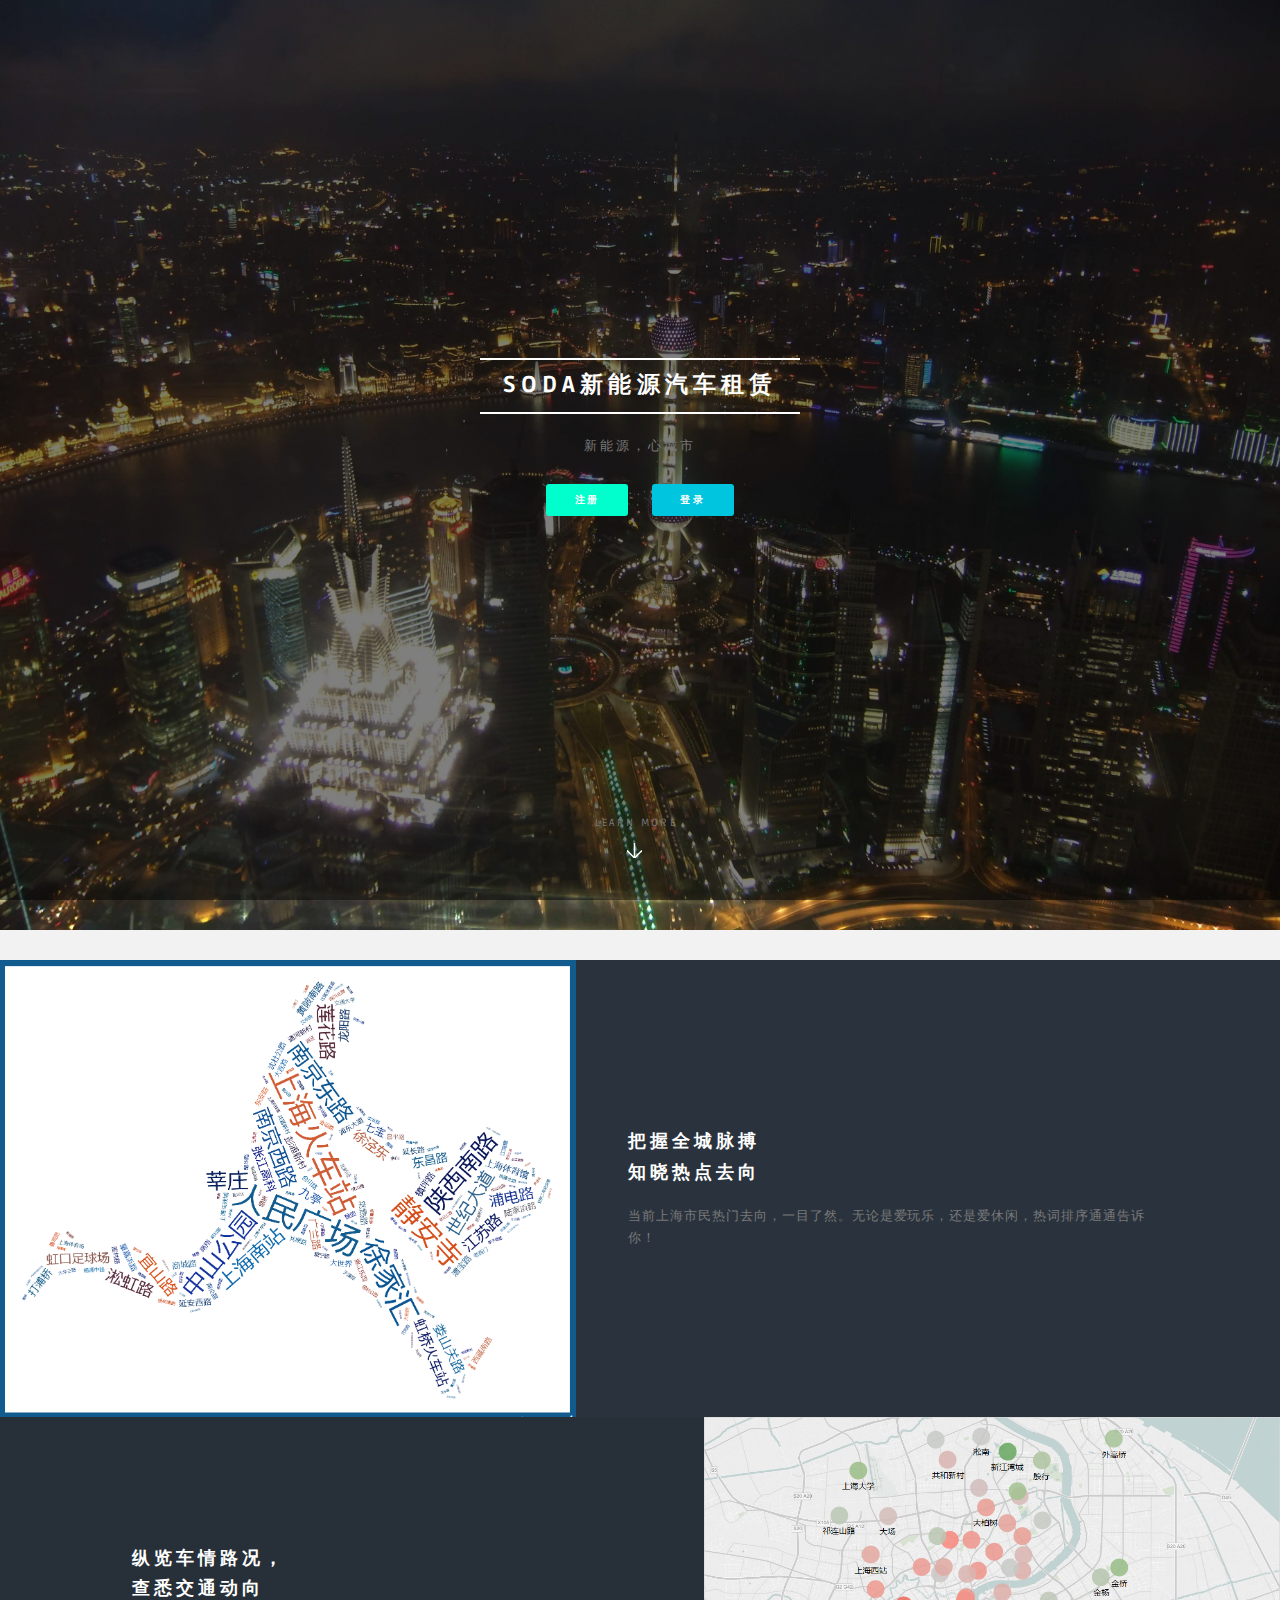
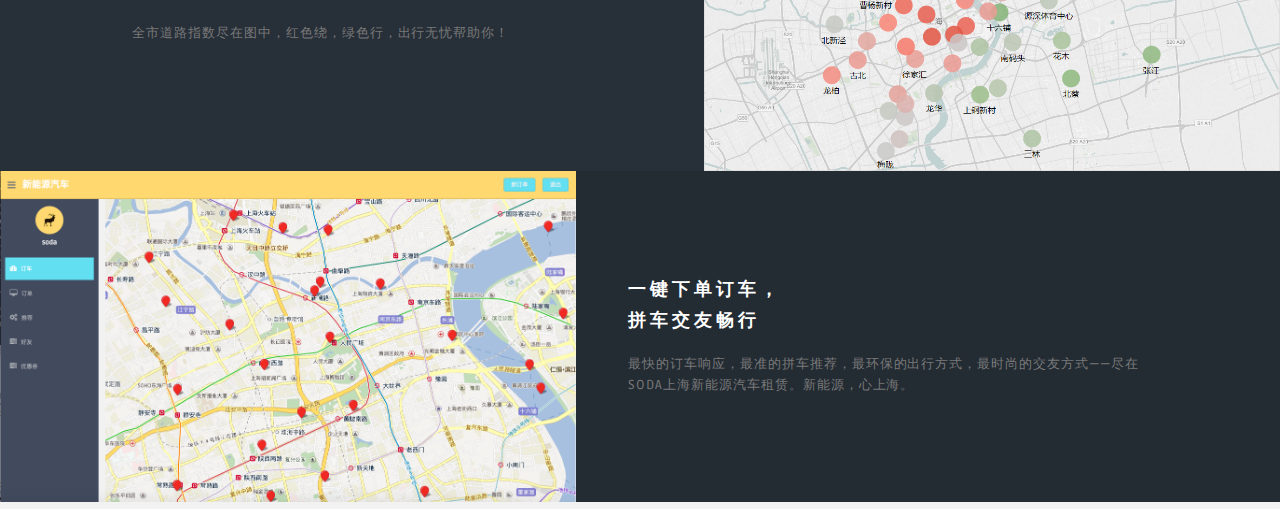
<file: templates/index.html>
<!DOCTYPE HTML>
<html>
	<head>
		<title>SODA新能源汽车租赁</title>
		<meta charset="utf-8" />
		<meta name="viewport" content="width=device-width, initial-scale=1"/>
		<!--[if lte IE 8]><script src="assets/js/ie/html5shiv.js"></script><![endif]-->
		<link rel="stylesheet" href="/static/bootstrap/css/bootstrap.css"/>
        <link rel="stylesheet" href="/static/function_assets/css/bootstrap.css"/>

		<link rel="stylesheet" href="/static/index_assets/css/main.css"/>
        <link rel="stylesheet" href="/static/function_assets/css/style.css"/>
        <link rel="stylesheet" href="/static/function_assets/css/style-responsive.css"/>

				<!--[if lte IE 8]><link rel="stylesheet" href="assets/css/ie8.css" /><![endif]-->
		<!--[if lte IE 9]><link rel="stylesheet" href="assets/css/ie9.css" /><![endif]-->
        <style>
            ::-webkit-input-placeholder {
				color: #a6e0db !important;
			}

			:-moz-placeholder {
				color: #a6e0db !important;
			}

			::-moz-placeholder {
				color: #a6e0db !important;
			}

			:-ms-input-placeholder {
				color: #a6e0db !important;
			}

        </style>
	</head>
	<body class="landing">

		<!-- Page Wrapper -->
			<div id="page-wrapper">

				<!-- Header -->
					<!--<header id="header" class="alt">-->
						<!--<h1><a href="index.html">NEW ERA CAR</a></h1>-->
						<!--<nav id="nav">-->
							<!--<ul>-->
								<!--<li class="special">-->
									<!--<a href="#menu" class="menuToggle"><span>Menu</span></a>-->
									<!--<div id="menu">-->
										<!--<ul>-->
											<!--<li><a href="index.html">Home</a></li>-->
											<!--<li><a href="generic.html">Generic</a></li>-->
											<!--<li><a href="elements.html">Elements</a></li>-->
											<!--<li><a href="#">Sign Up</a></li>-->
											<!--<li><a href="#">Log In</a></li>-->
										<!--</ul>-->
									<!--</div>-->
								<!--</li>-->
							<!--</ul>-->
						<!--</nav>-->
					<!--</header>-->

				<!-- Banner -->
					<section id="banner">
						<div class="inner">
							<h2>SODA新能源汽车租赁</h2>
							<!--<p>Another Flexible WAY FOR TRANSMISSION<br />-->
							<!--SITES PLACED STATISTICALLY<br />-->
							<!--CRAFTED BY CNC.</p>-->
							<p>新能源，心城市</p>
							<ul class="actions">
								<li><button type="button" style="background: #00ffcc" class="button special" data-toggle="modal" data-target="#mySignUp">注册</button></li>
								<li><button type="button" style="background: #00c5de" class="button special" data-toggle="modal" data-target="#mySignIn">登录</button></li>
							</ul>
						</div>
						<a href="#two" class="more scrolly">Learn More</a>
					</section>

				<!--sign up-->	
					<div class="modal fade" id="mySignUp" tabindex="-1" role="dialog" aria-labelledby="Signup_myModalLabel">
						<div id="signin-page">
                            <form class="form-login" action="/register" method="post" role="form">
                                <h2 class="form-login-heading">注册</h2>
                                <div class="login-wrap">
                                    <input style="background-color: #f9f9f9;" type="text" class="form-control" placeholder="用户名" name="username" autofocus>
                                    <br>
                                    <input style="background-color: #f9f9f9;" type="text" class="form-control" placeholder="邮箱" name="useremail">
                                    <br>
                                    <input style="background-color: #f9f9f9;" type="text" class="form-control" placeholder="驾照ID" name="drivecard">
                                    <br>
                                    <input style="background-color: #f9f9f9;" type="password" class="form-control" placeholder="密码" name="password">
                                    <br>
                                    <input style="background-color: #f9f9f9;" type="password" class="form-control" placeholder="确认密码" name="password-confirm">
                                    <br>
                                    <div class="modal-footer">
                                        <button type="button" class="btn btn-default" data-dismiss="modal">取消</button>
		            			        <button class="btn btn-primary" type="submit"><i class="fa fa-lock"></i>注册</button>
                                    </div>
                                </div>
                            </form>
						</div>
					</div>

                <!--sign in-->

                    <div class="modal fade" id="mySignIn" tabindex="-1" role="dialog" aria-labelledby="Signin_myModalLabel">
                        <div id="login-page">
							<form class="form-login" action="/login" method="post" role="form">
								<h2 class="form-login-heading">登录</h2>
								<div class="login-wrap">
		            			<input style="background-color:#f9f9f9;" type="text" class="form-control" placeholder="User Name" name="username" autofocus>
		            			<br>
                                <input style="background-color:#f9f9f9;" type="text" class="form-control" placeholder="User Email" name="useremail">
                                <br>
		            			<input style="background-color:#f9f9f9;" type="password" class="form-control" placeholder="Password" name="password">
                                <br>
                                <div class="modal-footer">
                                    <button type="button" class="btn btn-default" data-dismiss="modal">取消</button>
		            			    <button class="btn btn-primary" type="submit"><i class="fa fa-lock"></i>登录</button>
                                </div>
								<br>
		            			<div class="registration">
		                			Don't have an account yet?<br/>
		                		<a class="" href="#">
									Create an account
								</a>
		            	        </div>
                                </div>
                             </form>
                        </div>
					</div>

				<!-- One -->
					<!--<section id="one" class="wrapper style1 special">-->
						<!--<div class="inner">-->
							<!--<header class="major">-->
								<!--<h2>Arcu aliquet vel lobortis ata nisl<br />-->
								<!--eget augue amet aliquet nisl cep donec</h2>-->
								<!--<p>Aliquam ut ex ut augue consectetur interdum. Donec amet imperdiet eleifend<br />-->
								<!--fringilla tincidunt. Nullam dui leo Aenean mi ligula, rhoncus ullamcorper.</p>-->
							<!--</header>-->
							<!--<ul class="icons major">-->
								<!--<li><span class="icon fa-diamond major style1"><span class="label">Lorem</span></span></li>-->
								<!--<li><span class="icon fa-heart-o major style2"><span class="label">Ipsum</span></span></li>-->
								<!--<li><span class="icon fa-code major style3"><span class="label">Dolor</span></span></li>-->
							<!--</ul>-->
						<!--</div>-->
					<!--</section>-->

				<!-- Two -->
					<section id="two" class="wrapper alt style2">
						<section class="spotlight">
							<div class="image"><img src="/static/index_assets/images/runner.png" alt="" /></div><div class="content">
								<h2>把握全城脉搏<br />
								知晓热点去向</h2>
								<p>当前上海市民热门去向，一目了然。无论是爱玩乐，还是爱休闲，热词排序通通告诉你！</p>
							</div>
						</section>
						<section class="spotlight">
							<div class="image"><img src="/static/index_assets/images/traffic.png" alt="" /></div><div class="content">
								<h2>纵览车情路况，<br />
								查悉交通动向</h2>
								<p>全市道路指数尽在图中，红色绕，绿色行，出行无忧帮助你！</p>
							</div>
						</section>
						<section class="spotlight">
							<div class="image"><img src="/static/index_assets/images/map.png" alt="" /></div><div class="content">
								<h2>一键下单订车，<br />
								拼车交友畅行</h2>
								<p>最快的订车响应，最准的拼车推荐，最环保的出行方式，最时尚的交友方式——尽在SODA上海新能源汽车租赁。新能源，心上海。</p>
							</div>
						</section>
					</section>

				<!-- Three -->
					<!--<section id="three" class="wrapper style3 special">-->
						<!--<div class="inner">-->
							<!--<header class="major">-->
								<!--<h2>Accumsan mus tortor nunc aliquet</h2>-->
								<!--<p>Aliquam ut ex ut augue consectetur interdum. Donec amet imperdiet eleifend<br />-->
								<!--fringilla tincidunt. Nullam dui leo Aenean mi ligula, rhoncus ullamcorper.</p>-->
							<!--</header>-->
							<!--<ul class="features">-->
								<!--<li class="icon fa-paper-plane-o">-->
									<!--<h3>Arcu accumsan</h3>-->
									<!--<p>Augue consectetur sed interdum imperdiet et ipsum. Mauris lorem tincidunt nullam amet leo Aenean ligula consequat consequat.</p>-->
								<!--</li>-->
								<!--<li class="icon fa-laptop">-->
									<!--<h3>Ac Augue Eget</h3>-->
									<!--<p>Augue consectetur sed interdum imperdiet et ipsum. Mauris lorem tincidunt nullam amet leo Aenean ligula consequat consequat.</p>-->
								<!--</li>-->
								<!--<li class="icon fa-code">-->
									<!--<h3>Mus Scelerisque</h3>-->
									<!--<p>Augue consectetur sed interdum imperdiet et ipsum. Mauris lorem tincidunt nullam amet leo Aenean ligula consequat consequat.</p>-->
								<!--</li>-->
								<!--<li class="icon fa-headphones">-->
									<!--<h3>Mauris Imperdiet</h3>-->
									<!--<p>Augue consectetur sed interdum imperdiet et ipsum. Mauris lorem tincidunt nullam amet leo Aenean ligula consequat consequat.</p>-->
								<!--</li>-->
								<!--<li class="icon fa-heart-o">-->
									<!--<h3>Aenean Primis</h3>-->
									<!--<p>Augue consectetur sed interdum imperdiet et ipsum. Mauris lorem tincidunt nullam amet leo Aenean ligula consequat consequat.</p>-->
								<!--</li>-->
								<!--<li class="icon fa-flag-o">-->
									<!--<h3>Tortor Ut</h3>-->
									<!--<p>Augue consectetur sed interdum imperdiet et ipsum. Mauris lorem tincidunt nullam amet leo Aenean ligula consequat consequat.</p>-->
								<!--</li>-->
							<!--</ul>-->
						<!--</div>-->
					<!--</section>-->

				<!--&lt;!&ndash; CTA &ndash;&gt;-->
					<!--<section id="cta" class="wrapper style4">-->
						<!--<div class="inner">-->
							<!--<header>-->
								<!--<h2>Arcue ut vel commodo</h2>-->
								<!--<p>Aliquam ut ex ut augue consectetur interdum endrerit imperdiet amet eleifend fringilla.</p>-->
							<!--</header>-->
							<!--<ul class="actions vertical">-->
								<!--<li><a href="#" class="button fit special">Activate</a></li>-->
								<!--<li><a href="#" class="button fit">Learn More</a></li>-->
							<!--</ul>-->
						<!--</div>-->
					<!--</section>-->

				<!--&lt;!&ndash; Footer &ndash;&gt;-->
					<!--<footer id="footer">-->
						<!--<ul class="icons">-->
							<!--<li><a href="#" class="icon fa-twitter"><span class="label">Twitter</span></a></li>-->
							<!--<li><a href="#" class="icon fa-facebook"><span class="label">Facebook</span></a></li>-->
							<!--<li><a href="#" class="icon fa-instagram"><span class="label">Instagram</span></a></li>-->
							<!--<li><a href="#" class="icon fa-dribbble"><span class="label">Dribbble</span></a></li>-->
							<!--<li><a href="#" class="icon fa-envelope-o"><span class="label">Email</span></a></li>-->
						<!--</ul>-->
						<!--<ul class="copyright">-->
							<!--<li>&copy; Untitled</li><li>Design: <a href="http://html5up.net">HTML5 UP</a></li>-->
						<!--</ul>-->
					<!--</footer>-->

			</div>

		<!-- Scripts -->
			<script src="/static/index_assets/js/jquery.min.js"></script>
			<script src="/static/index_assets/js/jquery.scrollex.min.js"></script>
			<script src="/static/index_assets/js/jquery.scrolly.min.js"></script>
			<script src="/static/index_assets/js/skel.min.js"></script>
			<script src="/static/index_assets/js/util.js"></script>
			<!--[if lte IE 8]><script src="/static/index_assets/js/ie/respond.min.js"></script><![endif]-->
			<script src="/static/index_assets/js/main.js"></script>
			<script src="/static/bootstrap/js/bootstrap.js"></script>
	</body>
</html>
</file>
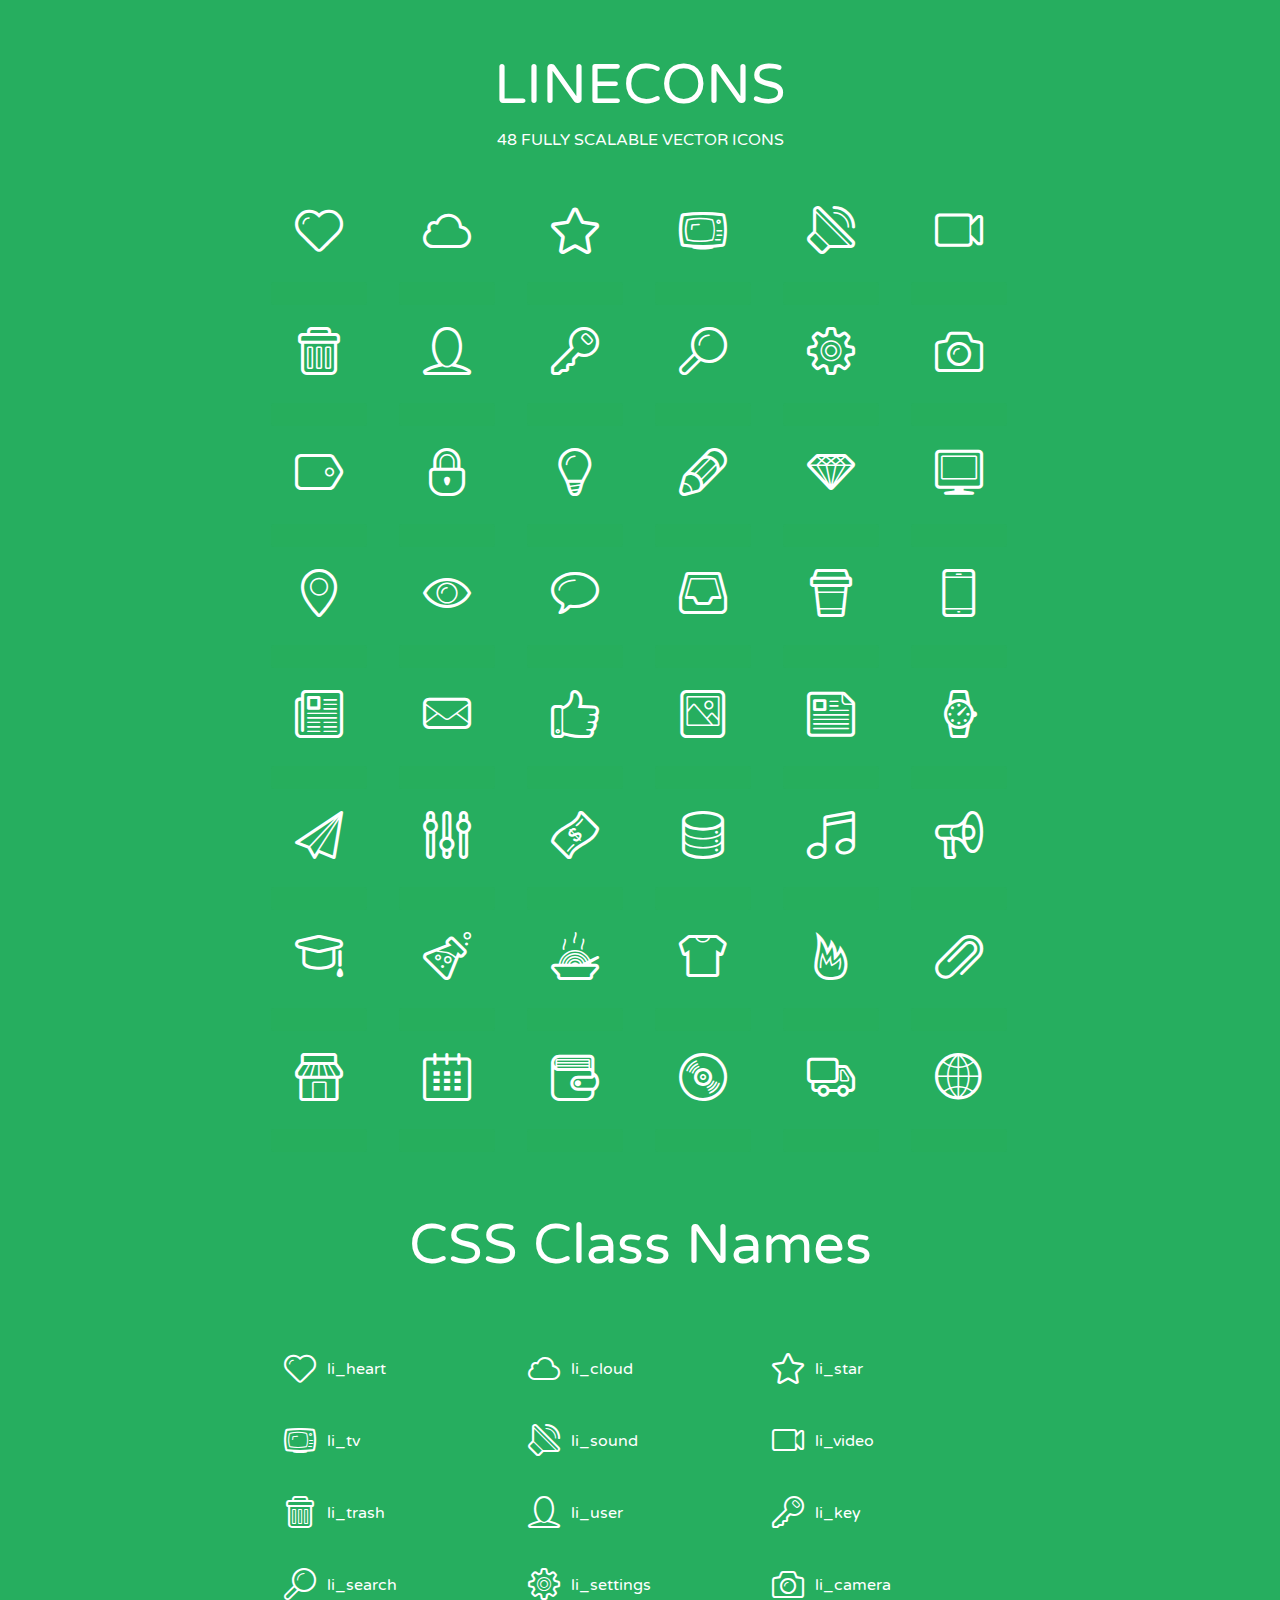
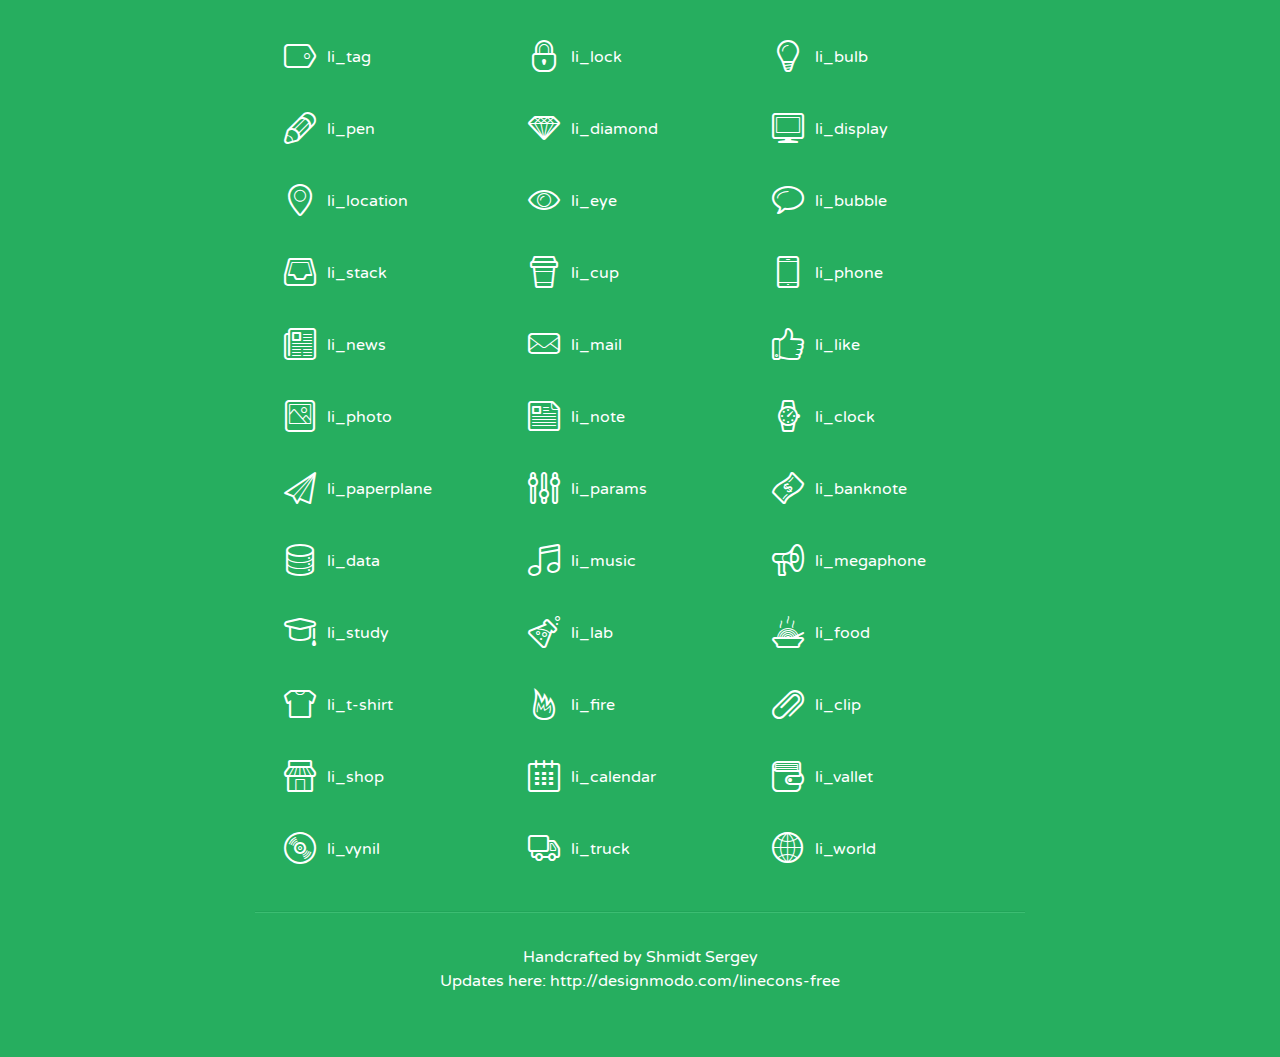
<file: static/function_assets/lineicons/index.html>
<!doctype html>
<html>
<head>
<title>LINECONS - 48 Fully Scalable Vector Icons</title>
<link rel="stylesheet" href="style.css" />
<link href='http://fonts.googleapis.com/css?family=Varela+Round' rel='stylesheet' type='text/css'>
<!--[if lte IE 7]><script src="lte-ie7.js"></script><![endif]-->

<!-- 

Thanks http://icomoon.io/app/ for amazing service!

-->


<style>
	section, header, footer {display: block;}
	body {
		font-family: 'Varela Round', sans-serif;
		color: #333333;
		line-height: 1.5;
		font-size: 16px;
		background:#26ae5f;
		color:white;
		-moz-text-shadow: 0 1px 1px rgba(0, 0, 0, 0.21);
		-webkit-text-shadow: 0 1px 1px rgba(0, 0, 0, 0.21);
	}
	* {
		-moz-box-sizing: border-box;
		-webkit-box-sizing: border-box;
		box-sizing: border-box;
		margin: 0;
		padding: 0;
	}
	.glyph {
		float: left;
		text-align: center;
		padding: .5em;
		margin: 0 .5em;
		width: 7em;
		border-radius: .375em;
		top:0;
		position:relative;
		-webkit-transition:0.2s ease-in;
		-o-transition:0.2s ease-in;
		-moz-transition:0.2s ease-in;
		-ie-transition:0.2s ease-in;
		transition:0.2s ease-in;
	}
	.glyph input {
		width: 100%;
		text-align: center;
		font-family: consolas, monospace;
		border-radius:3px;
		border:none;
		padding:4px;
		background:#26AE5C;
		color:#26AE5C;
		-webkit-transition:0.2s ease-in;
		-o-transition:0.2s ease-in;
		-moz-transition:0.2s ease-in;
		-ie-transition:0.2s ease-in;
		transition:0.2s ease-in;
	}
	.glyph:hover input {
		background:#26ae5f;
		padding:4px;
		color:#ffffff;
	}
	.glyph:hover {
		-webkit-transition: all 0.5s ease-out;
		background:#222821;
		color:#fff;
		text-shadow: none;
		-moz-text-shadow: none;
		-webkit-text-shadow: none;
		top:-5px;
		position:relative;
	}
	.glyph input, .mtm {
		margin-top: .75em;
	}
	.w-main {
		width: 770px;
		text-align:center;
	}
	.centered {
		margin-left: auto;
		margin-right: auto;
	}
	.fs1 {
		font-size: 3em;
	}
	header {
		margin: 2em 0;
		padding-bottom: .5em;
	}
	header h1 {
		font-size: 3.5em;
		font-weight: normal;
	}
	.clearfix:before, .clearfix:after { content: ""; display: table; }
	.clearfix:after, .clear { clear: both; }
	footer {
		margin: 2em 0;
		padding: 2em 0;
		border-top: 1px solid rgb(60, 189, 114);
		box-shadow: 0 -1px rgb(33, 165, 89);
	}
	a, a:visited {
		color: #ffffff; text-decoration:none;
	}
	a:hover, a:focus {color: #222821; text-decoration:none;}
	.box1 {
		display: inline-block;
		width: 14em;
		padding: .25em .5em;
		margin: .5em 1em .5em 0;
		text-align:left;
		
	}
	.box1 span { 
		font-size:2em;
		position: relative;
		top: 0.25em;
		margin-right: 0.1em;
	}
</style>
</head>
<body>
	<div class="w-main centered">
	<section class="mtm clearfix" id="glyphs">
	<header>
		<h1>LINECONS</h1>
		<p>48 FULLY SCALABLE VECTOR ICONS</p>
	</header>
	<div class="glyph">
		<div class="fs1" aria-hidden="true" data-icon="&#xe000;"></div>
		<input type="text" readonly="readonly" value="&amp;#xe000;" />
	</div>
	<div class="glyph">
		<div class="fs1" aria-hidden="true" data-icon="&#xe001;"></div>
		<input type="text" readonly="readonly" value="&amp;#xe001;" />
	</div>
	<div class="glyph">
		<div class="fs1" aria-hidden="true" data-icon="&#xe002;"></div>
		<input type="text" readonly="readonly" value="&amp;#xe002;" />
	</div>
	<div class="glyph">
		<div class="fs1" aria-hidden="true" data-icon="&#xe003;"></div>
		<input type="text" readonly="readonly" value="&amp;#xe003;" />
	</div>
	<div class="glyph">
		<div class="fs1" aria-hidden="true" data-icon="&#xe004;"></div>
		<input type="text" readonly="readonly" value="&amp;#xe004;" />
	</div>
	<div class="glyph">
		<div class="fs1" aria-hidden="true" data-icon="&#xe005;"></div>
		<input type="text" readonly="readonly" value="&amp;#xe005;" />
	</div>
	<div class="glyph">
		<div class="fs1" aria-hidden="true" data-icon="&#xe006;"></div>
		<input type="text" readonly="readonly" value="&amp;#xe006;" />
	</div>
	<div class="glyph">
		<div class="fs1" aria-hidden="true" data-icon="&#xe007;"></div>
		<input type="text" readonly="readonly" value="&amp;#xe007;" />
	</div>
	<div class="glyph">
		<div class="fs1" aria-hidden="true" data-icon="&#xe008;"></div>
		<input type="text" readonly="readonly" value="&amp;#xe008;" />
	</div>
	<div class="glyph">
		<div class="fs1" aria-hidden="true" data-icon="&#xe009;"></div>
		<input type="text" readonly="readonly" value="&amp;#xe009;" />
	</div>
	<div class="glyph">
		<div class="fs1" aria-hidden="true" data-icon="&#xe00a;"></div>
		<input type="text" readonly="readonly" value="&amp;#xe00a;" />
	</div>
	<div class="glyph">
		<div class="fs1" aria-hidden="true" data-icon="&#xe00b;"></div>
		<input type="text" readonly="readonly" value="&amp;#xe00b;" />
	</div>
	<div class="glyph">
		<div class="fs1" aria-hidden="true" data-icon="&#xe00c;"></div>
		<input type="text" readonly="readonly" value="&amp;#xe00c;" />
	</div>
	<div class="glyph">
		<div class="fs1" aria-hidden="true" data-icon="&#xe00d;"></div>
		<input type="text" readonly="readonly" value="&amp;#xe00d;" />
	</div>
	<div class="glyph">
		<div class="fs1" aria-hidden="true" data-icon="&#xe00e;"></div>
		<input type="text" readonly="readonly" value="&amp;#xe00e;" />
	</div>
	<div class="glyph">
		<div class="fs1" aria-hidden="true" data-icon="&#xe00f;"></div>
		<input type="text" readonly="readonly" value="&amp;#xe00f;" />
	</div>
	<div class="glyph">
		<div class="fs1" aria-hidden="true" data-icon="&#xe010;"></div>
		<input type="text" readonly="readonly" value="&amp;#xe010;" />
	</div>
	<div class="glyph">
		<div class="fs1" aria-hidden="true" data-icon="&#xe011;"></div>
		<input type="text" readonly="readonly" value="&amp;#xe011;" />
	</div>
	<div class="glyph">
		<div class="fs1" aria-hidden="true" data-icon="&#xe012;"></div>
		<input type="text" readonly="readonly" value="&amp;#xe012;" />
	</div>
	<div class="glyph">
		<div class="fs1" aria-hidden="true" data-icon="&#xe013;"></div>
		<input type="text" readonly="readonly" value="&amp;#xe013;" />
	</div>
	<div class="glyph">
		<div class="fs1" aria-hidden="true" data-icon="&#xe014;"></div>
		<input type="text" readonly="readonly" value="&amp;#xe014;" />
	</div>
	<div class="glyph">
		<div class="fs1" aria-hidden="true" data-icon="&#xe015;"></div>
		<input type="text" readonly="readonly" value="&amp;#xe015;" />
	</div>
	<div class="glyph">
		<div class="fs1" aria-hidden="true" data-icon="&#xe016;"></div>
		<input type="text" readonly="readonly" value="&amp;#xe016;" />
	</div>
	<div class="glyph">
		<div class="fs1" aria-hidden="true" data-icon="&#xe017;"></div>
		<input type="text" readonly="readonly" value="&amp;#xe017;" />
	</div>
	<div class="glyph">
		<div class="fs1" aria-hidden="true" data-icon="&#xe018;"></div>
		<input type="text" readonly="readonly" value="&amp;#xe018;" />
	</div>
	<div class="glyph">
		<div class="fs1" aria-hidden="true" data-icon="&#xe019;"></div>
		<input type="text" readonly="readonly" value="&amp;#xe019;" />
	</div>
	<div class="glyph">
		<div class="fs1" aria-hidden="true" data-icon="&#xe01a;"></div>
		<input type="text" readonly="readonly" value="&amp;#xe01a;" />
	</div>
	<div class="glyph">
		<div class="fs1" aria-hidden="true" data-icon="&#xe01b;"></div>
		<input type="text" readonly="readonly" value="&amp;#xe01b;" />
	</div>
	<div class="glyph">
		<div class="fs1" aria-hidden="true" data-icon="&#xe01c;"></div>
		<input type="text" readonly="readonly" value="&amp;#xe01c;" />
	</div>
	<div class="glyph">
		<div class="fs1" aria-hidden="true" data-icon="&#xe01d;"></div>
		<input type="text" readonly="readonly" value="&amp;#xe01d;" />
	</div>
	<div class="glyph">
		<div class="fs1" aria-hidden="true" data-icon="&#xe01e;"></div>
		<input type="text" readonly="readonly" value="&amp;#xe01e;" />
	</div>
	<div class="glyph">
		<div class="fs1" aria-hidden="true" data-icon="&#xe01f;"></div>
		<input type="text" readonly="readonly" value="&amp;#xe01f;" />
	</div>
	<div class="glyph">
		<div class="fs1" aria-hidden="true" data-icon="&#xe020;"></div>
		<input type="text" readonly="readonly" value="&amp;#xe020;" />
	</div>
	<div class="glyph">
		<div class="fs1" aria-hidden="true" data-icon="&#xe021;"></div>
		<input type="text" readonly="readonly" value="&amp;#xe021;" />
	</div>
	<div class="glyph">
		<div class="fs1" aria-hidden="true" data-icon="&#xe022;"></div>
		<input type="text" readonly="readonly" value="&amp;#xe022;" />
	</div>
	<div class="glyph">
		<div class="fs1" aria-hidden="true" data-icon="&#xe023;"></div>
		<input type="text" readonly="readonly" value="&amp;#xe023;" />
	</div>
	<div class="glyph">
		<div class="fs1" aria-hidden="true" data-icon="&#xe024;"></div>
		<input type="text" readonly="readonly" value="&amp;#xe024;" />
	</div>
	<div class="glyph">
		<div class="fs1" aria-hidden="true" data-icon="&#xe025;"></div>
		<input type="text" readonly="readonly" value="&amp;#xe025;" />
	</div>
	<div class="glyph">
		<div class="fs1" aria-hidden="true" data-icon="&#xe026;"></div>
		<input type="text" readonly="readonly" value="&amp;#xe026;" />
	</div>
	<div class="glyph">
		<div class="fs1" aria-hidden="true" data-icon="&#xe027;"></div>
		<input type="text" readonly="readonly" value="&amp;#xe027;" />
	</div>
	<div class="glyph">
		<div class="fs1" aria-hidden="true" data-icon="&#xe028;"></div>
		<input type="text" readonly="readonly" value="&amp;#xe028;" />
	</div>
	<div class="glyph">
		<div class="fs1" aria-hidden="true" data-icon="&#xe029;"></div>
		<input type="text" readonly="readonly" value="&amp;#xe029;" />
	</div>
	<div class="glyph">
		<div class="fs1" aria-hidden="true" data-icon="&#xe02a;"></div>
		<input type="text" readonly="readonly" value="&amp;#xe02a;" />
	</div>
	<div class="glyph">
		<div class="fs1" aria-hidden="true" data-icon="&#xe02b;"></div>
		<input type="text" readonly="readonly" value="&amp;#xe02b;" />
	</div>
	<div class="glyph">
		<div class="fs1" aria-hidden="true" data-icon="&#xe02c;"></div>
		<input type="text" readonly="readonly" value="&amp;#xe02c;" />
	</div>
	<div class="glyph">
		<div class="fs1" aria-hidden="true" data-icon="&#xe02d;"></div>
		<input type="text" readonly="readonly" value="&amp;#xe02d;" />
	</div>
	<div class="glyph">
		<div class="fs1" aria-hidden="true" data-icon="&#xe02e;"></div>
		<input type="text" readonly="readonly" value="&amp;#xe02e;" />
	</div>
	<div class="glyph">
		<div class="fs1" aria-hidden="true" data-icon="&#xe02f;"></div>
		<input type="text" readonly="readonly" value="&amp;#xe02f;" />
	</div>
	</section>
	<div class="clear"></div>
	<section class="mtm clearfix" id="glyphs">
	<header>
		<h1>CSS Class Names</h1>
	</header>
	<span class="box1">
		<span aria-hidden="true" class="li_heart"></span>
		&nbsp;li_heart
	</span>
	<span class="box1">
		<span aria-hidden="true" class="li_cloud"></span>
		&nbsp;li_cloud
	</span>
	<span class="box1">
		<span aria-hidden="true" class="li_star"></span>
		&nbsp;li_star
	</span>
	<span class="box1">
		<span aria-hidden="true" class="li_tv"></span>
		&nbsp;li_tv
	</span>
	<span class="box1">
		<span aria-hidden="true" class="li_sound"></span>
		&nbsp;li_sound
	</span>
	<span class="box1">
		<span aria-hidden="true" class="li_video"></span>
		&nbsp;li_video
	</span>
	<span class="box1">
		<span aria-hidden="true" class="li_trash"></span>
		&nbsp;li_trash
	</span>
	<span class="box1">
		<span aria-hidden="true" class="li_user"></span>
		&nbsp;li_user
	</span>
	<span class="box1">
		<span aria-hidden="true" class="li_key"></span>
		&nbsp;li_key
	</span>
	<span class="box1">
		<span aria-hidden="true" class="li_search"></span>
		&nbsp;li_search
	</span>
	<span class="box1">
		<span aria-hidden="true" class="li_settings"></span>
		&nbsp;li_settings
	</span>
	<span class="box1">
		<span aria-hidden="true" class="li_camera"></span>
		&nbsp;li_camera
	</span>
	<span class="box1">
		<span aria-hidden="true" class="li_tag"></span>
		&nbsp;li_tag
	</span>
	<span class="box1">
		<span aria-hidden="true" class="li_lock"></span>
		&nbsp;li_lock
	</span>
	<span class="box1">
		<span aria-hidden="true" class="li_bulb"></span>
		&nbsp;li_bulb
	</span>
	<span class="box1">
		<span aria-hidden="true" class="li_pen"></span>
		&nbsp;li_pen
	</span>
	<span class="box1">
		<span aria-hidden="true" class="li_diamond"></span>
		&nbsp;li_diamond
	</span>
	<span class="box1">
		<span aria-hidden="true" class="li_display"></span>
		&nbsp;li_display
	</span>
	<span class="box1">
		<span aria-hidden="true" class="li_location"></span>
		&nbsp;li_location
	</span>
	<span class="box1">
		<span aria-hidden="true" class="li_eye"></span>
		&nbsp;li_eye
	</span>
	<span class="box1">
		<span aria-hidden="true" class="li_bubble"></span>
		&nbsp;li_bubble
	</span>
	<span class="box1">
		<span aria-hidden="true" class="li_stack"></span>
		&nbsp;li_stack
	</span>
	<span class="box1">
		<span aria-hidden="true" class="li_cup"></span>
		&nbsp;li_cup
	</span>
	<span class="box1">
		<span aria-hidden="true" class="li_phone"></span>
		&nbsp;li_phone
	</span>
	<span class="box1">
		<span aria-hidden="true" class="li_news"></span>
		&nbsp;li_news
	</span>
	<span class="box1">
		<span aria-hidden="true" class="li_mail"></span>
		&nbsp;li_mail
	</span>
	<span class="box1">
		<span aria-hidden="true" class="li_like"></span>
		&nbsp;li_like
	</span>
	<span class="box1">
		<span aria-hidden="true" class="li_photo"></span>
		&nbsp;li_photo
	</span>
	<span class="box1">
		<span aria-hidden="true" class="li_note"></span>
		&nbsp;li_note
	</span>
	<span class="box1">
		<span aria-hidden="true" class="li_clock"></span>
		&nbsp;li_clock
	</span>
	<span class="box1">
		<span aria-hidden="true" class="li_paperplane"></span>
		&nbsp;li_paperplane
	</span>
	<span class="box1">
		<span aria-hidden="true" class="li_params"></span>
		&nbsp;li_params
	</span>
	<span class="box1">
		<span aria-hidden="true" class="li_banknote"></span>
		&nbsp;li_banknote
	</span>
	<span class="box1">
		<span aria-hidden="true" class="li_data"></span>
		&nbsp;li_data
	</span>
	<span class="box1">
		<span aria-hidden="true" class="li_music"></span>
		&nbsp;li_music
	</span>
	<span class="box1">
		<span aria-hidden="true" class="li_megaphone"></span>
		&nbsp;li_megaphone
	</span>
	<span class="box1">
		<span aria-hidden="true" class="li_study"></span>
		&nbsp;li_study
	</span>
	<span class="box1">
		<span aria-hidden="true" class="li_lab"></span>
		&nbsp;li_lab
	</span>
	<span class="box1">
		<span aria-hidden="true" class="li_food"></span>
		&nbsp;li_food
	</span>
	<span class="box1">
		<span aria-hidden="true" class="li_t-shirt"></span>
		&nbsp;li_t-shirt
	</span>
	<span class="box1">
		<span aria-hidden="true" class="li_fire"></span>
		&nbsp;li_fire
	</span>
	<span class="box1">
		<span aria-hidden="true" class="li_clip"></span>
		&nbsp;li_clip
	</span>
	<span class="box1">
		<span aria-hidden="true" class="li_shop"></span>
		&nbsp;li_shop
	</span>
	<span class="box1">
		<span aria-hidden="true" class="li_calendar"></span>
		&nbsp;li_calendar
	</span>
	<span class="box1">
		<span aria-hidden="true" class="li_vallet"></span>
		&nbsp;li_vallet
	</span>
	<span class="box1">
		<span aria-hidden="true" class="li_vynil"></span>
		&nbsp;li_vynil
	</span>
	<span class="box1">
		<span aria-hidden="true" class="li_truck"></span>
		&nbsp;li_truck
	</span>
	<span class="box1">
		<span aria-hidden="true" class="li_world"></span>
		&nbsp;li_world
	</span>
	</section>
	<footer>
		<p>Handcrafted by <a href="http://shmidt.in">Shmidt Sergey</a></p>
		<p>Updates here: <a href="http://designmodo.com/linecons-free">http://designmodo.com/linecons-free</a></p>
	</footer>
	</div>
	<script>
	document.getElementById("glyphs").addEventListener("click", function(e) {
		var target = e.target;
		if (target.tagName === "INPUT") {
			target.select();
		}
	});
	</script>
</body>
</html>
</file>
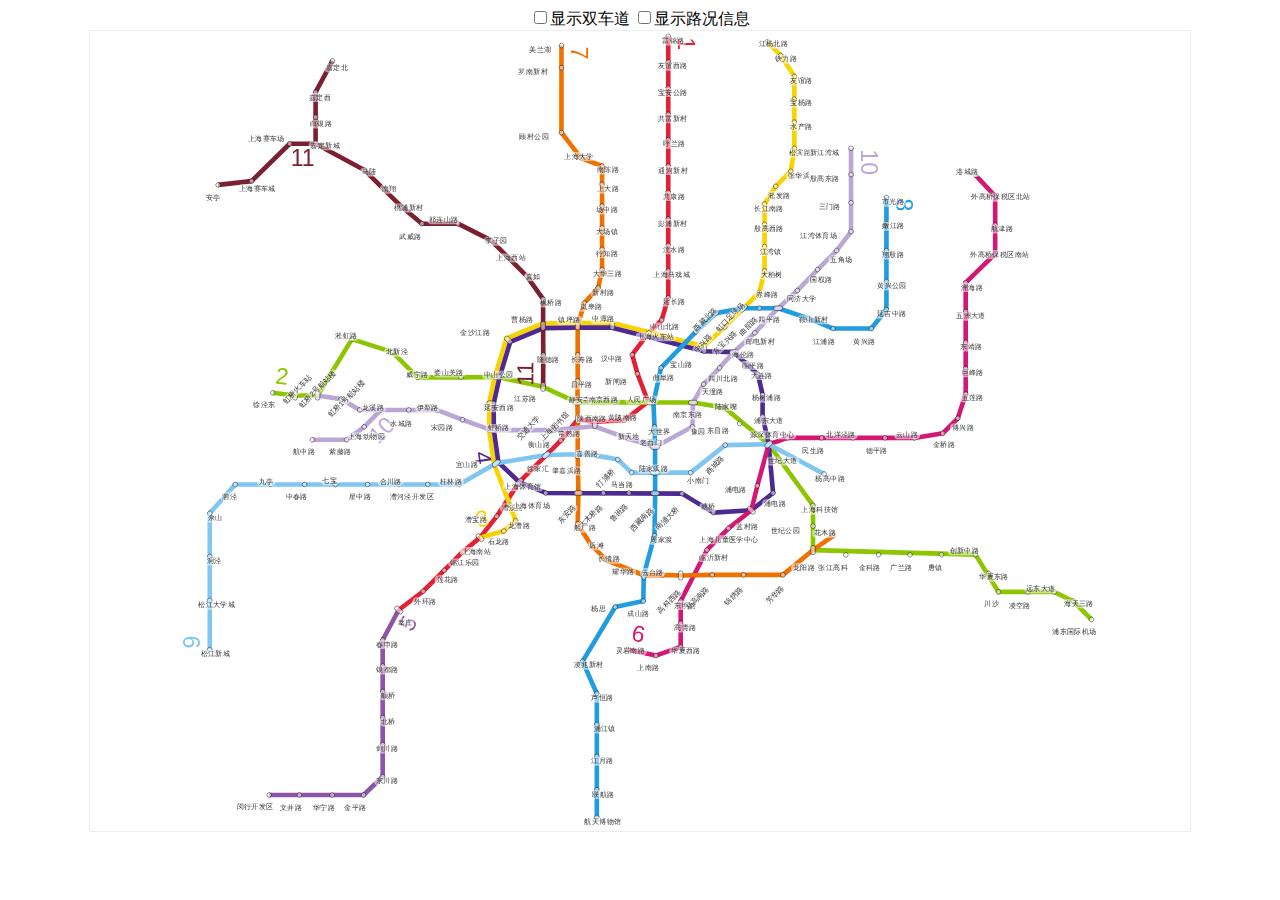
<file: static/shanghai_metro.html>
<!DOCTYPE html>
<html>
<head>
<title>Hello Qunee for HTML5</title>
<meta charset="utf-8">
<script src="/static/js/qunee-min.js"></script>
<script src="/static/js/shanghai-metro.js"></script>
</head>
<body onload="init();" style="text-align: center;">
<label><input type="checkbox" onclick="onlanechange(event)">显示双车道</label>
<label><input type="checkbox" onclick="onlayerchange(event)">显示路况信息</label>
<div style="width: 1100px; height: 800px; margin: auto; border: solid 1px #EEE; text-align: left" id="canvas"></div>
</body>
</html>
</file>
<file: static/function_assets/css/style-responsive.css>
@media (min-width: 980px) {
    /*-----*/
    .custom-bar-chart {
        margin-bottom: 40px;
    }

}

@media (min-width: 768px) and (max-width: 979px) {

    /*-----*/
    .custom-bar-chart {
        margin-bottom: 40px;
    }

    /*chat room*/


}

@media (max-width: 768px) {

    .header {
        position: absolute;
    }

    /*sidebar*/

    #sidebar {
        height: auto;
        overflow: hidden;
        position: absolute;
        width: 100%;
        z-index: 1001;
    }


    /* body container */
    #main-content {
        margin: 0px!important;
        position: none !important;
    }

    #sidebar > ul > li > a > span {
        line-height: 35px;
    }

    #sidebar > ul > li {
        margin: 0 10px 5px 10px;
    }
    #sidebar > ul > li > a {
        height:35px;
        line-height:35px;
        padding: 0 10px;
        text-align: left;
    }
    #sidebar > ul > li > a i{
        /*display: none !important;*/
    }

    #sidebar ul > li > a .arrow, #sidebar > ul > li > a .arrow.open {
        margin-right: 10px;
        margin-top: 15px;
    }

    #sidebar ul > li.active > a .arrow, #sidebar ul > li > a:hover .arrow, #sidebar ul > li > a:focus .arrow,
    #sidebar > ul > li.active > a .arrow.open, #sidebar > ul > li > a:hover .arrow.open, #sidebar > ul > li > a:focus .arrow.open{
        margin-top: 15px;
    }

    #sidebar > ul > li > a, #sidebar > ul > li > ul.sub > li {
        width: 100%;
    }
    #sidebar > ul > li > ul.sub > li > a {
        background: transparent !important ;
    }
    #sidebar > ul > li > ul.sub > li > a:hover {
        
    }


    /* sidebar */
    #sidebar {
        margin: 0px !important;
    }

    /* sidebar collabler */
    #sidebar .btn-navbar.collapsed .arrow {
        display: none;
    }

    #sidebar .btn-navbar .arrow {
        position: absolute;
        right: 35px;
        width: 0;
        height: 0;
        top:48px;
        border-bottom: 15px solid #282e36;
        border-left: 15px solid transparent;
        border-right: 15px solid transparent;
    }


    /*---------*/

    .modal-footer .btn {
        margin-bottom: 0px !important;
    }

    .btn {
        margin-bottom: 5px;
    }


    /* full calendar fix */
    .fc-header-right {
        left:25px;
        position: absolute;
    }

    .fc-header-left .fc-button {
        margin: 0px !important;
        top: -10px !important;
    }

    .fc-header-right .fc-button {
        margin: 0px !important;
        top: -50px !important;
    }

    .fc-state-active, .fc-state-active .fc-button-inner, .fc-state-hover, .fc-state-hover .fc-button-inner {
        background: none !important;
        color: #FFFFFF !important;
    }

    .fc-state-default, .fc-state-default .fc-button-inner {
        background: none !important;
    }

    .fc-button {
        border: none !important;
        margin-right: 2px;
    }

    .fc-view {
        top: 0px !important;
    }

    .fc-button .fc-button-inner {
        margin: 0px !important;
        padding: 2px !important;
        border: none !important;
        margin-right: 2px !important;
        background-color: #fafafa !important;
        background-image: -moz-linear-gradient(top, #fafafa, #efefef) !important;
        background-image: -webkit-gradient(linear, 0 0, 0 100%, from(#fafafa), to(#efefef)) !important;
        background-image: -webkit-linear-gradient(top, #fafafa, #efefef) !important;
        background-image: -o-linear-gradient(top, #fafafa, #efefef) !important;
        background-image: linear-gradient(to bottom, #fafafa, #efefef) !important;
        filter: progid:dximagetransform.microsoft.gradient(startColorstr='#fafafa', endColorstr='#efefef', GradientType=0) !important;
        -webkit-box-shadow: 0 1px 0px rgba(255, 255, 255, .8) !important;
        -moz-box-shadow: 0 1px 0px rgba(255, 255, 255, .8) !important;
        box-shadow: 0 1px 0px rgba(255, 255, 255, .8) !important;
        -webkit-border-radius: 3px !important;
        -moz-border-radius: 3px !important;
        border-radius: 3px !important;
        color: #646464 !important;
        border: 1px solid #ddd !important;
        text-shadow: 0 1px 0px rgba(255, 255, 255, .6) !important;
        text-align: center;
    }

    .fc-button.fc-state-disabled .fc-button-inner {
        color: #bcbbbb !important;
    }

    .fc-button.fc-state-active .fc-button-inner {
        background-color: #e5e4e4 !important;
        background-image: -moz-linear-gradient(top, #e5e4e4, #dddcdc) !important;
        background-image: -webkit-gradient(linear, 0 0, 0 100%, from(#e5e4e4), to(#dddcdc)) !important;
        background-image: -webkit-linear-gradient(top, #e5e4e4, #dddcdc) !important;
        background-image: -o-linear-gradient(top, #e5e4e4, #dddcdc) !important;
        background-image: linear-gradient(to bottom, #e5e4e4, #dddcdc) !important;
        filter: progid:dximagetransform.microsoft.gradient(startColorstr='#e5e4e4', endColorstr='#dddcdc', GradientType=0) !important;
    }

    .fc-content {
        margin-top: 50px;
    }

    .fc-header-title h2 {
        line-height: 40px !important;
        font-size: 12px !important;
    }

    .fc-header {
        margin-bottom:0px !important;
    }

    /*--*/

    /*.chart-position {*/
        /*margin-top: 0px;*/
    /*}*/

    .stepy-titles li {
        margin: 10px 3px;
    }

    /*-----*/
    .custom-bar-chart {
        margin-bottom: 40px;
    }

    /*menu icon plus minus*/
    .dcjq-icon {
        top: 10px;
    }
    ul.sidebar-menu li ul.sub li a {
        padding: 0;
    }

    /*---*/

    .img-responsive {
        width: 100%;
    }

}



@media (max-width: 480px) {

    .notify-row, .search, .dont-show , .inbox-head .sr-input, .inbox-head .sr-btn{
        display: none;
    }

    #top_menu .nav > li, ul.top-menu > li {
        float: right;
    }
    .hidden-phone {
        display: none !important;
    }

    .chart-position {
       margin-top: 0px;
     }

    .navbar-inverse .navbar-toggle:hover, .navbar-inverse .navbar-toggle:focus {
        background-color: #ccc;
        border-color:#ccc ;
    }

}

@media (max-width:320px) {
    .login-social-link a {
        padding: 15px 17px !important;
    }

    .notify-row, .search, .dont-show, .inbox-head .sr-input, .inbox-head .sr-btn {
        display: none;
    }

    #top_menu .nav > li, ul.top-menu > li {
        float: right;
    }

    .hidden-phone {
        display: none !important;
    }

    .chart-position {
        margin-top: 0px;
    }

    .lock-wrapper {
        margin: 10% auto;
        max-width: 310px;
    }
    .lock-input {
        width: 82%;
    }

    .cmt-form {
        display: inline-block;
        width: 75%;
    }

}
</file>
<file: static/function_assets/lineicons/style.css>
@font-face {
	font-family: 'linecons';
	src:url('fonts/linecons.eot');
}
@font-face {
	font-family: 'linecons';
	src: url([data-uri]) format('svg'),
		 url([data-uri]) format('truetype');
	font-weight: normal;
	font-style: normal;
}

/* Use the following CSS code if you want to use data attributes for inserting your icons */
[data-icon]:before {
	font-family: 'linecons';
	content: attr(data-icon);
	speak: none;
	font-weight: normal;
	line-height: 1;
	-webkit-font-smoothing: antialiased;
}

/* Use the following CSS code if you want to have a class per icon */
[class^="li_"]:before, [class*=" li_"]:before {
	font-family: 'linecons';
	font-style: normal;
	speak: none;
	font-weight: normal;
	line-height: 1;
	-webkit-font-smoothing: antialiased;
}
.li_heart:before {
	content: "\e000";
}
.li_cloud:before {
	content: "\e001";
}
.li_star:before {
	content: "\e002";
}
.li_tv:before {
	content: "\e003";
}
.li_sound:before {
	content: "\e004";
}
.li_video:before {
	content: "\e005";
}
.li_trash:before {
	content: "\e006";
}
.li_user:before {
	content: "\e007";
}
.li_key:before {
	content: "\e008";
}
.li_search:before {
	content: "\e009";
}
.li_settings:before {
	content: "\e00a";
}
.li_camera:before {
	content: "\e00b";
}
.li_tag:before {
	content: "\e00c";
}
.li_lock:before {
	content: "\e00d";
}
.li_bulb:before {
	content: "\e00e";
}
.li_pen:before {
	content: "\e00f";
}
.li_diamond:before {
	content: "\e010";
}
.li_display:before {
	content: "\e011";
}
.li_location:before {
	content: "\e012";
}
.li_eye:before {
	content: "\e013";
}
.li_bubble:before {
	content: "\e014";
}
.li_stack:before {
	content: "\e015";
}
.li_cup:before {
	content: "\e016";
}
.li_phone:before {
	content: "\e017";
}
.li_news:before {
	content: "\e018";
}
.li_mail:before {
	content: "\e019";
}
.li_like:before {
	content: "\e01a";
}
.li_photo:before {
	content: "\e01b";
}
.li_note:before {
	content: "\e01c";
}
.li_clock:before {
	content: "\e01d";
}
.li_paperplane:before {
	content: "\e01e";
}
.li_params:before {
	content: "\e01f";
}
.li_banknote:before {
	content: "\e020";
}
.li_data:before {
	content: "\e021";
}
.li_music:before {
	content: "\e022";
}
.li_megaphone:before {
	content: "\e023";
}
.li_study:before {
	content: "\e024";
}
.li_lab:before {
	content: "\e025";
}
.li_food:before {
	content: "\e026";
}
.li_t-shirt:before {
	content: "\e027";
}
.li_fire:before {
	content: "\e028";
}
.li_clip:before {
	content: "\e029";
}
.li_shop:before {
	content: "\e02a";
}
.li_calendar:before {
	content: "\e02b";
}
.li_vallet:before {
	content: "\e02c";
}
.li_vynil:before {
	content: "\e02d";
}
.li_truck:before {
	content: "\e02e";
}
.li_world:before {
	content: "\e02f";
}
</file>
<file: static/index_assets/css/main.css>
@import url(font-awesome.min.css);
@import url("http://fonts.googleapis.com/css?family=Open+Sans:400,400italic,600,600italic,800,800italic");

/*
	Spectral by HTML5 UP
	html5up.net | @n33co
	Free for personal and commercial use under the CCA 3.0 license (html5up.net/license)
*/

/* Reset */

	html, body, div, span, applet, object, iframe, h1, h2, h3, h4, h5, h6, p, blockquote, pre, a, abbr, acronym, address, big, cite, code, del, dfn, em, img, ins, kbd, q, s, samp, small, strike, strong, sub, sup, tt, var, b, u, i, center, dl, dt, dd, ol, ul, li, fieldset, form, label, legend, table, caption, tbody, tfoot, thead, tr, th, td, article, aside, canvas, details, embed, figure, figcaption, footer, header, hgroup, menu, nav, output, ruby, section, summary, time, mark, audio, video {
		margin: 0;
		padding: 0;
		border: 0;
		font-size: 100%;
		font: inherit;
		vertical-align: baseline;
	}

	article, aside, details, figcaption, figure, footer, header, hgroup, menu, nav, section {
		display: block;
	}

	body {
		line-height: 1;
	}

	ol, ul {
		list-style: none;
	}

	blockquote, q {
		quotes: none;
	}

	blockquote:before, blockquote:after, q:before, q:after {
		content: '';
		content: none;
	}

	table {
		border-collapse: collapse;
		border-spacing: 0;
	}

	body {
		-webkit-text-size-adjust: none;
	}

/* Box Model */

	*, *:before, *:after {
		-moz-box-sizing: border-box;
		-webkit-box-sizing: border-box;
		box-sizing: border-box;
	}

/* Grid */

	.row {
		border-bottom: solid 1px transparent;
		-moz-box-sizing: border-box;
		-webkit-box-sizing: border-box;
		box-sizing: border-box;
	}

	.row > * {
		float: left;
		-moz-box-sizing: border-box;
		-webkit-box-sizing: border-box;
		box-sizing: border-box;
	}

	.row:after, .row:before {
		content: '';
		display: block;
		clear: both;
		height: 0;
	}

	.row.uniform > * > :first-child {
		margin-top: 0;
	}

	.row.uniform > * > :last-child {
		margin-bottom: 0;
	}

	.row.\30 \25 > * {
		padding: 0 0 0 0em;
	}

	.row.\30 \25 {
		margin: 0 0 -1px 0em;
	}

	.row.uniform.\30 \25 > * {
		padding: 0em 0 0 0em;
	}

	.row.uniform.\30 \25 {
		margin: 0em 0 -1px 0em;
	}

	.row > * {
		padding: 0 0 0 1.5em;
	}

	.row {
		margin: 0 0 -1px -1.5em;
	}

	.row.uniform > * {
		padding: 1.5em 0 0 1.5em;
	}

	.row.uniform {
		margin: -1.5em 0 -1px -1.5em;
	}

	.row.\32 00\25 > * {
		padding: 0 0 0 3em;
	}

	.row.\32 00\25 {
		margin: 0 0 -1px -3em;
	}

	.row.uniform.\32 00\25 > * {
		padding: 3em 0 0 3em;
	}

	.row.uniform.\32 00\25 {
		margin: -3em 0 -1px -3em;
	}

	.row.\31 50\25 > * {
		padding: 0 0 0 2.25em;
	}

	.row.\31 50\25 {
		margin: 0 0 -1px -2.25em;
	}

	.row.uniform.\31 50\25 > * {
		padding: 2.25em 0 0 2.25em;
	}

	.row.uniform.\31 50\25 {
		margin: -2.25em 0 -1px -2.25em;
	}

	.row.\35 0\25 > * {
		padding: 0 0 0 0.75em;
	}

	.row.\35 0\25 {
		margin: 0 0 -1px -0.75em;
	}

	.row.uniform.\35 0\25 > * {
		padding: 0.75em 0 0 0.75em;
	}

	.row.uniform.\35 0\25 {
		margin: -0.75em 0 -1px -0.75em;
	}

	.row.\32 5\25 > * {
		padding: 0 0 0 0.375em;
	}

	.row.\32 5\25 {
		margin: 0 0 -1px -0.375em;
	}

	.row.uniform.\32 5\25 > * {
		padding: 0.375em 0 0 0.375em;
	}

	.row.uniform.\32 5\25 {
		margin: -0.375em 0 -1px -0.375em;
	}

	.\31 2u, .\31 2u\24 {
		width: 100%;
		clear: none;
		margin-left: 0;
	}

	.\31 1u, .\31 1u\24 {
		width: 91.6666666667%;
		clear: none;
		margin-left: 0;
	}

	.\31 0u, .\31 0u\24 {
		width: 83.3333333333%;
		clear: none;
		margin-left: 0;
	}

	.\39 u, .\39 u\24 {
		width: 75%;
		clear: none;
		margin-left: 0;
	}

	.\38 u, .\38 u\24 {
		width: 66.6666666667%;
		clear: none;
		margin-left: 0;
	}

	.\37 u, .\37 u\24 {
		width: 58.3333333333%;
		clear: none;
		margin-left: 0;
	}

	.\36 u, .\36 u\24 {
		width: 50%;
		clear: none;
		margin-left: 0;
	}

	.\35 u, .\35 u\24 {
		width: 41.6666666667%;
		clear: none;
		margin-left: 0;
	}

	.\34 u, .\34 u\24 {
		width: 33.3333333333%;
		clear: none;
		margin-left: 0;
	}

	.\33 u, .\33 u\24 {
		width: 25%;
		clear: none;
		margin-left: 0;
	}

	.\32 u, .\32 u\24 {
		width: 16.6666666667%;
		clear: none;
		margin-left: 0;
	}

	.\31 u, .\31 u\24 {
		width: 8.3333333333%;
		clear: none;
		margin-left: 0;
	}

	.\31 2u\24 + *,
	.\31 1u\24 + *,
	.\31 0u\24 + *,
	.\39 u\24 + *,
	.\38 u\24 + *,
	.\37 u\24 + *,
	.\36 u\24 + *,
	.\35 u\24 + *,
	.\34 u\24 + *,
	.\33 u\24 + *,
	.\32 u\24 + *,
	.\31 u\24 + * {
		clear: left;
	}

	.\-11u {
		margin-left: 91.66667%;
	}

	.\-10u {
		margin-left: 83.33333%;
	}

	.\-9u {
		margin-left: 75%;
	}

	.\-8u {
		margin-left: 66.66667%;
	}

	.\-7u {
		margin-left: 58.33333%;
	}

	.\-6u {
		margin-left: 50%;
	}

	.\-5u {
		margin-left: 41.66667%;
	}

	.\-4u {
		margin-left: 33.33333%;
	}

	.\-3u {
		margin-left: 25%;
	}

	.\-2u {
		margin-left: 16.66667%;
	}

	.\-1u {
		margin-left: 8.33333%;
	}

	@media screen and (max-width: 1680px) {

		.row > * {
			padding: 0 0 0 1.5em;
		}

		.row {
			margin: 0 0 -1px -1.5em;
		}

		.row.uniform > * {
			padding: 1.5em 0 0 1.5em;
		}

		.row.uniform {
			margin: -1.5em 0 -1px -1.5em;
		}

		.row.\32 00\25 > * {
			padding: 0 0 0 3em;
		}

		.row.\32 00\25 {
			margin: 0 0 -1px -3em;
		}

		.row.uniform.\32 00\25 > * {
			padding: 3em 0 0 3em;
		}

		.row.uniform.\32 00\25 {
			margin: -3em 0 -1px -3em;
		}

		.row.\31 50\25 > * {
			padding: 0 0 0 2.25em;
		}

		.row.\31 50\25 {
			margin: 0 0 -1px -2.25em;
		}

		.row.uniform.\31 50\25 > * {
			padding: 2.25em 0 0 2.25em;
		}

		.row.uniform.\31 50\25 {
			margin: -2.25em 0 -1px -2.25em;
		}

		.row.\35 0\25 > * {
			padding: 0 0 0 0.75em;
		}

		.row.\35 0\25 {
			margin: 0 0 -1px -0.75em;
		}

		.row.uniform.\35 0\25 > * {
			padding: 0.75em 0 0 0.75em;
		}

		.row.uniform.\35 0\25 {
			margin: -0.75em 0 -1px -0.75em;
		}

		.row.\32 5\25 > * {
			padding: 0 0 0 0.375em;
		}

		.row.\32 5\25 {
			margin: 0 0 -1px -0.375em;
		}

		.row.uniform.\32 5\25 > * {
			padding: 0.375em 0 0 0.375em;
		}

		.row.uniform.\32 5\25 {
			margin: -0.375em 0 -1px -0.375em;
		}

		.\31 2u\28xlarge\29, .\31 2u\24\28xlarge\29 {
			width: 100%;
			clear: none;
			margin-left: 0;
		}

		.\31 1u\28xlarge\29, .\31 1u\24\28xlarge\29 {
			width: 91.6666666667%;
			clear: none;
			margin-left: 0;
		}

		.\31 0u\28xlarge\29, .\31 0u\24\28xlarge\29 {
			width: 83.3333333333%;
			clear: none;
			margin-left: 0;
		}

		.\39 u\28xlarge\29, .\39 u\24\28xlarge\29 {
			width: 75%;
			clear: none;
			margin-left: 0;
		}

		.\38 u\28xlarge\29, .\38 u\24\28xlarge\29 {
			width: 66.6666666667%;
			clear: none;
			margin-left: 0;
		}

		.\37 u\28xlarge\29, .\37 u\24\28xlarge\29 {
			width: 58.3333333333%;
			clear: none;
			margin-left: 0;
		}

		.\36 u\28xlarge\29, .\36 u\24\28xlarge\29 {
			width: 50%;
			clear: none;
			margin-left: 0;
		}

		.\35 u\28xlarge\29, .\35 u\24\28xlarge\29 {
			width: 41.6666666667%;
			clear: none;
			margin-left: 0;
		}

		.\34 u\28xlarge\29, .\34 u\24\28xlarge\29 {
			width: 33.3333333333%;
			clear: none;
			margin-left: 0;
		}

		.\33 u\28xlarge\29, .\33 u\24\28xlarge\29 {
			width: 25%;
			clear: none;
			margin-left: 0;
		}

		.\32 u\28xlarge\29, .\32 u\24\28xlarge\29 {
			width: 16.6666666667%;
			clear: none;
			margin-left: 0;
		}

		.\31 u\28xlarge\29, .\31 u\24\28xlarge\29 {
			width: 8.3333333333%;
			clear: none;
			margin-left: 0;
		}

		.\31 2u\24\28xlarge\29 + *,
		.\31 1u\24\28xlarge\29 + *,
		.\31 0u\24\28xlarge\29 + *,
		.\39 u\24\28xlarge\29 + *,
		.\38 u\24\28xlarge\29 + *,
		.\37 u\24\28xlarge\29 + *,
		.\36 u\24\28xlarge\29 + *,
		.\35 u\24\28xlarge\29 + *,
		.\34 u\24\28xlarge\29 + *,
		.\33 u\24\28xlarge\29 + *,
		.\32 u\24\28xlarge\29 + *,
		.\31 u\24\28xlarge\29 + * {
			clear: left;
		}

		.\-11u\28xlarge\29 {
			margin-left: 91.66667%;
		}

		.\-10u\28xlarge\29 {
			margin-left: 83.33333%;
		}

		.\-9u\28xlarge\29 {
			margin-left: 75%;
		}

		.\-8u\28xlarge\29 {
			margin-left: 66.66667%;
		}

		.\-7u\28xlarge\29 {
			margin-left: 58.33333%;
		}

		.\-6u\28xlarge\29 {
			margin-left: 50%;
		}

		.\-5u\28xlarge\29 {
			margin-left: 41.66667%;
		}

		.\-4u\28xlarge\29 {
			margin-left: 33.33333%;
		}

		.\-3u\28xlarge\29 {
			margin-left: 25%;
		}

		.\-2u\28xlarge\29 {
			margin-left: 16.66667%;
		}

		.\-1u\28xlarge\29 {
			margin-left: 8.33333%;
		}

	}

	@media screen and (max-width: 1280px) {

		.row > * {
			padding: 0 0 0 1.5em;
		}

		.row {
			margin: 0 0 -1px -1.5em;
		}

		.row.uniform > * {
			padding: 1.5em 0 0 1.5em;
		}

		.row.uniform {
			margin: -1.5em 0 -1px -1.5em;
		}

		.row.\32 00\25 > * {
			padding: 0 0 0 3em;
		}

		.row.\32 00\25 {
			margin: 0 0 -1px -3em;
		}

		.row.uniform.\32 00\25 > * {
			padding: 3em 0 0 3em;
		}

		.row.uniform.\32 00\25 {
			margin: -3em 0 -1px -3em;
		}

		.row.\31 50\25 > * {
			padding: 0 0 0 2.25em;
		}

		.row.\31 50\25 {
			margin: 0 0 -1px -2.25em;
		}

		.row.uniform.\31 50\25 > * {
			padding: 2.25em 0 0 2.25em;
		}

		.row.uniform.\31 50\25 {
			margin: -2.25em 0 -1px -2.25em;
		}

		.row.\35 0\25 > * {
			padding: 0 0 0 0.75em;
		}

		.row.\35 0\25 {
			margin: 0 0 -1px -0.75em;
		}

		.row.uniform.\35 0\25 > * {
			padding: 0.75em 0 0 0.75em;
		}

		.row.uniform.\35 0\25 {
			margin: -0.75em 0 -1px -0.75em;
		}

		.row.\32 5\25 > * {
			padding: 0 0 0 0.375em;
		}

		.row.\32 5\25 {
			margin: 0 0 -1px -0.375em;
		}

		.row.uniform.\32 5\25 > * {
			padding: 0.375em 0 0 0.375em;
		}

		.row.uniform.\32 5\25 {
			margin: -0.375em 0 -1px -0.375em;
		}

		.\31 2u\28large\29, .\31 2u\24\28large\29 {
			width: 100%;
			clear: none;
			margin-left: 0;
		}

		.\31 1u\28large\29, .\31 1u\24\28large\29 {
			width: 91.6666666667%;
			clear: none;
			margin-left: 0;
		}

		.\31 0u\28large\29, .\31 0u\24\28large\29 {
			width: 83.3333333333%;
			clear: none;
			margin-left: 0;
		}

		.\39 u\28large\29, .\39 u\24\28large\29 {
			width: 75%;
			clear: none;
			margin-left: 0;
		}

		.\38 u\28large\29, .\38 u\24\28large\29 {
			width: 66.6666666667%;
			clear: none;
			margin-left: 0;
		}

		.\37 u\28large\29, .\37 u\24\28large\29 {
			width: 58.3333333333%;
			clear: none;
			margin-left: 0;
		}

		.\36 u\28large\29, .\36 u\24\28large\29 {
			width: 50%;
			clear: none;
			margin-left: 0;
		}

		.\35 u\28large\29, .\35 u\24\28large\29 {
			width: 41.6666666667%;
			clear: none;
			margin-left: 0;
		}

		.\34 u\28large\29, .\34 u\24\28large\29 {
			width: 33.3333333333%;
			clear: none;
			margin-left: 0;
		}

		.\33 u\28large\29, .\33 u\24\28large\29 {
			width: 25%;
			clear: none;
			margin-left: 0;
		}

		.\32 u\28large\29, .\32 u\24\28large\29 {
			width: 16.6666666667%;
			clear: none;
			margin-left: 0;
		}

		.\31 u\28large\29, .\31 u\24\28large\29 {
			width: 8.3333333333%;
			clear: none;
			margin-left: 0;
		}

		.\31 2u\24\28large\29 + *,
		.\31 1u\24\28large\29 + *,
		.\31 0u\24\28large\29 + *,
		.\39 u\24\28large\29 + *,
		.\38 u\24\28large\29 + *,
		.\37 u\24\28large\29 + *,
		.\36 u\24\28large\29 + *,
		.\35 u\24\28large\29 + *,
		.\34 u\24\28large\29 + *,
		.\33 u\24\28large\29 + *,
		.\32 u\24\28large\29 + *,
		.\31 u\24\28large\29 + * {
			clear: left;
		}

		.\-11u\28large\29 {
			margin-left: 91.66667%;
		}

		.\-10u\28large\29 {
			margin-left: 83.33333%;
		}

		.\-9u\28large\29 {
			margin-left: 75%;
		}

		.\-8u\28large\29 {
			margin-left: 66.66667%;
		}

		.\-7u\28large\29 {
			margin-left: 58.33333%;
		}

		.\-6u\28large\29 {
			margin-left: 50%;
		}

		.\-5u\28large\29 {
			margin-left: 41.66667%;
		}

		.\-4u\28large\29 {
			margin-left: 33.33333%;
		}

		.\-3u\28large\29 {
			margin-left: 25%;
		}

		.\-2u\28large\29 {
			margin-left: 16.66667%;
		}

		.\-1u\28large\29 {
			margin-left: 8.33333%;
		}

	}

	@media screen and (max-width: 980px) {

		.row > * {
			padding: 0 0 0 1.5em;
		}

		.row {
			margin: 0 0 -1px -1.5em;
		}

		.row.uniform > * {
			padding: 1.5em 0 0 1.5em;
		}

		.row.uniform {
			margin: -1.5em 0 -1px -1.5em;
		}

		.row.\32 00\25 > * {
			padding: 0 0 0 3em;
		}

		.row.\32 00\25 {
			margin: 0 0 -1px -3em;
		}

		.row.uniform.\32 00\25 > * {
			padding: 3em 0 0 3em;
		}

		.row.uniform.\32 00\25 {
			margin: -3em 0 -1px -3em;
		}

		.row.\31 50\25 > * {
			padding: 0 0 0 2.25em;
		}

		.row.\31 50\25 {
			margin: 0 0 -1px -2.25em;
		}

		.row.uniform.\31 50\25 > * {
			padding: 2.25em 0 0 2.25em;
		}

		.row.uniform.\31 50\25 {
			margin: -2.25em 0 -1px -2.25em;
		}

		.row.\35 0\25 > * {
			padding: 0 0 0 0.75em;
		}

		.row.\35 0\25 {
			margin: 0 0 -1px -0.75em;
		}

		.row.uniform.\35 0\25 > * {
			padding: 0.75em 0 0 0.75em;
		}

		.row.uniform.\35 0\25 {
			margin: -0.75em 0 -1px -0.75em;
		}

		.row.\32 5\25 > * {
			padding: 0 0 0 0.375em;
		}

		.row.\32 5\25 {
			margin: 0 0 -1px -0.375em;
		}

		.row.uniform.\32 5\25 > * {
			padding: 0.375em 0 0 0.375em;
		}

		.row.uniform.\32 5\25 {
			margin: -0.375em 0 -1px -0.375em;
		}

		.\31 2u\28medium\29, .\31 2u\24\28medium\29 {
			width: 100%;
			clear: none;
			margin-left: 0;
		}

		.\31 1u\28medium\29, .\31 1u\24\28medium\29 {
			width: 91.6666666667%;
			clear: none;
			margin-left: 0;
		}

		.\31 0u\28medium\29, .\31 0u\24\28medium\29 {
			width: 83.3333333333%;
			clear: none;
			margin-left: 0;
		}

		.\39 u\28medium\29, .\39 u\24\28medium\29 {
			width: 75%;
			clear: none;
			margin-left: 0;
		}

		.\38 u\28medium\29, .\38 u\24\28medium\29 {
			width: 66.6666666667%;
			clear: none;
			margin-left: 0;
		}

		.\37 u\28medium\29, .\37 u\24\28medium\29 {
			width: 58.3333333333%;
			clear: none;
			margin-left: 0;
		}

		.\36 u\28medium\29, .\36 u\24\28medium\29 {
			width: 50%;
			clear: none;
			margin-left: 0;
		}

		.\35 u\28medium\29, .\35 u\24\28medium\29 {
			width: 41.6666666667%;
			clear: none;
			margin-left: 0;
		}

		.\34 u\28medium\29, .\34 u\24\28medium\29 {
			width: 33.3333333333%;
			clear: none;
			margin-left: 0;
		}

		.\33 u\28medium\29, .\33 u\24\28medium\29 {
			width: 25%;
			clear: none;
			margin-left: 0;
		}

		.\32 u\28medium\29, .\32 u\24\28medium\29 {
			width: 16.6666666667%;
			clear: none;
			margin-left: 0;
		}

		.\31 u\28medium\29, .\31 u\24\28medium\29 {
			width: 8.3333333333%;
			clear: none;
			margin-left: 0;
		}

		.\31 2u\24\28medium\29 + *,
		.\31 1u\24\28medium\29 + *,
		.\31 0u\24\28medium\29 + *,
		.\39 u\24\28medium\29 + *,
		.\38 u\24\28medium\29 + *,
		.\37 u\24\28medium\29 + *,
		.\36 u\24\28medium\29 + *,
		.\35 u\24\28medium\29 + *,
		.\34 u\24\28medium\29 + *,
		.\33 u\24\28medium\29 + *,
		.\32 u\24\28medium\29 + *,
		.\31 u\24\28medium\29 + * {
			clear: left;
		}

		.\-11u\28medium\29 {
			margin-left: 91.66667%;
		}

		.\-10u\28medium\29 {
			margin-left: 83.33333%;
		}

		.\-9u\28medium\29 {
			margin-left: 75%;
		}

		.\-8u\28medium\29 {
			margin-left: 66.66667%;
		}

		.\-7u\28medium\29 {
			margin-left: 58.33333%;
		}

		.\-6u\28medium\29 {
			margin-left: 50%;
		}

		.\-5u\28medium\29 {
			margin-left: 41.66667%;
		}

		.\-4u\28medium\29 {
			margin-left: 33.33333%;
		}

		.\-3u\28medium\29 {
			margin-left: 25%;
		}

		.\-2u\28medium\29 {
			margin-left: 16.66667%;
		}

		.\-1u\28medium\29 {
			margin-left: 8.33333%;
		}

	}

	@media screen and (max-width: 736px) {

		.row > * {
			padding: 0 0 0 1.5em;
		}

		.row {
			margin: 0 0 -1px -1.5em;
		}

		.row.uniform > * {
			padding: 1.5em 0 0 1.5em;
		}

		.row.uniform {
			margin: -1.5em 0 -1px -1.5em;
		}

		.row.\32 00\25 > * {
			padding: 0 0 0 3em;
		}

		.row.\32 00\25 {
			margin: 0 0 -1px -3em;
		}

		.row.uniform.\32 00\25 > * {
			padding: 3em 0 0 3em;
		}

		.row.uniform.\32 00\25 {
			margin: -3em 0 -1px -3em;
		}

		.row.\31 50\25 > * {
			padding: 0 0 0 2.25em;
		}

		.row.\31 50\25 {
			margin: 0 0 -1px -2.25em;
		}

		.row.uniform.\31 50\25 > * {
			padding: 2.25em 0 0 2.25em;
		}

		.row.uniform.\31 50\25 {
			margin: -2.25em 0 -1px -2.25em;
		}

		.row.\35 0\25 > * {
			padding: 0 0 0 0.75em;
		}

		.row.\35 0\25 {
			margin: 0 0 -1px -0.75em;
		}

		.row.uniform.\35 0\25 > * {
			padding: 0.75em 0 0 0.75em;
		}

		.row.uniform.\35 0\25 {
			margin: -0.75em 0 -1px -0.75em;
		}

		.row.\32 5\25 > * {
			padding: 0 0 0 0.375em;
		}

		.row.\32 5\25 {
			margin: 0 0 -1px -0.375em;
		}

		.row.uniform.\32 5\25 > * {
			padding: 0.375em 0 0 0.375em;
		}

		.row.uniform.\32 5\25 {
			margin: -0.375em 0 -1px -0.375em;
		}

		.\31 2u\28small\29, .\31 2u\24\28small\29 {
			width: 100%;
			clear: none;
			margin-left: 0;
		}

		.\31 1u\28small\29, .\31 1u\24\28small\29 {
			width: 91.6666666667%;
			clear: none;
			margin-left: 0;
		}

		.\31 0u\28small\29, .\31 0u\24\28small\29 {
			width: 83.3333333333%;
			clear: none;
			margin-left: 0;
		}

		.\39 u\28small\29, .\39 u\24\28small\29 {
			width: 75%;
			clear: none;
			margin-left: 0;
		}

		.\38 u\28small\29, .\38 u\24\28small\29 {
			width: 66.6666666667%;
			clear: none;
			margin-left: 0;
		}

		.\37 u\28small\29, .\37 u\24\28small\29 {
			width: 58.3333333333%;
			clear: none;
			margin-left: 0;
		}

		.\36 u\28small\29, .\36 u\24\28small\29 {
			width: 50%;
			clear: none;
			margin-left: 0;
		}

		.\35 u\28small\29, .\35 u\24\28small\29 {
			width: 41.6666666667%;
			clear: none;
			margin-left: 0;
		}

		.\34 u\28small\29, .\34 u\24\28small\29 {
			width: 33.3333333333%;
			clear: none;
			margin-left: 0;
		}

		.\33 u\28small\29, .\33 u\24\28small\29 {
			width: 25%;
			clear: none;
			margin-left: 0;
		}

		.\32 u\28small\29, .\32 u\24\28small\29 {
			width: 16.6666666667%;
			clear: none;
			margin-left: 0;
		}

		.\31 u\28small\29, .\31 u\24\28small\29 {
			width: 8.3333333333%;
			clear: none;
			margin-left: 0;
		}

		.\31 2u\24\28small\29 + *,
		.\31 1u\24\28small\29 + *,
		.\31 0u\24\28small\29 + *,
		.\39 u\24\28small\29 + *,
		.\38 u\24\28small\29 + *,
		.\37 u\24\28small\29 + *,
		.\36 u\24\28small\29 + *,
		.\35 u\24\28small\29 + *,
		.\34 u\24\28small\29 + *,
		.\33 u\24\28small\29 + *,
		.\32 u\24\28small\29 + *,
		.\31 u\24\28small\29 + * {
			clear: left;
		}

		.\-11u\28small\29 {
			margin-left: 91.66667%;
		}

		.\-10u\28small\29 {
			margin-left: 83.33333%;
		}

		.\-9u\28small\29 {
			margin-left: 75%;
		}

		.\-8u\28small\29 {
			margin-left: 66.66667%;
		}

		.\-7u\28small\29 {
			margin-left: 58.33333%;
		}

		.\-6u\28small\29 {
			margin-left: 50%;
		}

		.\-5u\28small\29 {
			margin-left: 41.66667%;
		}

		.\-4u\28small\29 {
			margin-left: 33.33333%;
		}

		.\-3u\28small\29 {
			margin-left: 25%;
		}

		.\-2u\28small\29 {
			margin-left: 16.66667%;
		}

		.\-1u\28small\29 {
			margin-left: 8.33333%;
		}

	}

	@media screen and (max-width: 480px) {

		.row > * {
			padding: 0 0 0 1.5em;
		}

		.row {
			margin: 0 0 -1px -1.5em;
		}

		.row.uniform > * {
			padding: 1.5em 0 0 1.5em;
		}

		.row.uniform {
			margin: -1.5em 0 -1px -1.5em;
		}

		.row.\32 00\25 > * {
			padding: 0 0 0 3em;
		}

		.row.\32 00\25 {
			margin: 0 0 -1px -3em;
		}

		.row.uniform.\32 00\25 > * {
			padding: 3em 0 0 3em;
		}

		.row.uniform.\32 00\25 {
			margin: -3em 0 -1px -3em;
		}

		.row.\31 50\25 > * {
			padding: 0 0 0 2.25em;
		}

		.row.\31 50\25 {
			margin: 0 0 -1px -2.25em;
		}

		.row.uniform.\31 50\25 > * {
			padding: 2.25em 0 0 2.25em;
		}

		.row.uniform.\31 50\25 {
			margin: -2.25em 0 -1px -2.25em;
		}

		.row.\35 0\25 > * {
			padding: 0 0 0 0.75em;
		}

		.row.\35 0\25 {
			margin: 0 0 -1px -0.75em;
		}

		.row.uniform.\35 0\25 > * {
			padding: 0.75em 0 0 0.75em;
		}

		.row.uniform.\35 0\25 {
			margin: -0.75em 0 -1px -0.75em;
		}

		.row.\32 5\25 > * {
			padding: 0 0 0 0.375em;
		}

		.row.\32 5\25 {
			margin: 0 0 -1px -0.375em;
		}

		.row.uniform.\32 5\25 > * {
			padding: 0.375em 0 0 0.375em;
		}

		.row.uniform.\32 5\25 {
			margin: -0.375em 0 -1px -0.375em;
		}

		.\31 2u\28xsmall\29, .\31 2u\24\28xsmall\29 {
			width: 100%;
			clear: none;
			margin-left: 0;
		}

		.\31 1u\28xsmall\29, .\31 1u\24\28xsmall\29 {
			width: 91.6666666667%;
			clear: none;
			margin-left: 0;
		}

		.\31 0u\28xsmall\29, .\31 0u\24\28xsmall\29 {
			width: 83.3333333333%;
			clear: none;
			margin-left: 0;
		}

		.\39 u\28xsmall\29, .\39 u\24\28xsmall\29 {
			width: 75%;
			clear: none;
			margin-left: 0;
		}

		.\38 u\28xsmall\29, .\38 u\24\28xsmall\29 {
			width: 66.6666666667%;
			clear: none;
			margin-left: 0;
		}

		.\37 u\28xsmall\29, .\37 u\24\28xsmall\29 {
			width: 58.3333333333%;
			clear: none;
			margin-left: 0;
		}

		.\36 u\28xsmall\29, .\36 u\24\28xsmall\29 {
			width: 50%;
			clear: none;
			margin-left: 0;
		}

		.\35 u\28xsmall\29, .\35 u\24\28xsmall\29 {
			width: 41.6666666667%;
			clear: none;
			margin-left: 0;
		}

		.\34 u\28xsmall\29, .\34 u\24\28xsmall\29 {
			width: 33.3333333333%;
			clear: none;
			margin-left: 0;
		}

		.\33 u\28xsmall\29, .\33 u\24\28xsmall\29 {
			width: 25%;
			clear: none;
			margin-left: 0;
		}

		.\32 u\28xsmall\29, .\32 u\24\28xsmall\29 {
			width: 16.6666666667%;
			clear: none;
			margin-left: 0;
		}

		.\31 u\28xsmall\29, .\31 u\24\28xsmall\29 {
			width: 8.3333333333%;
			clear: none;
			margin-left: 0;
		}

		.\31 2u\24\28xsmall\29 + *,
		.\31 1u\24\28xsmall\29 + *,
		.\31 0u\24\28xsmall\29 + *,
		.\39 u\24\28xsmall\29 + *,
		.\38 u\24\28xsmall\29 + *,
		.\37 u\24\28xsmall\29 + *,
		.\36 u\24\28xsmall\29 + *,
		.\35 u\24\28xsmall\29 + *,
		.\34 u\24\28xsmall\29 + *,
		.\33 u\24\28xsmall\29 + *,
		.\32 u\24\28xsmall\29 + *,
		.\31 u\24\28xsmall\29 + * {
			clear: left;
		}

		.\-11u\28xsmall\29 {
			margin-left: 91.66667%;
		}

		.\-10u\28xsmall\29 {
			margin-left: 83.33333%;
		}

		.\-9u\28xsmall\29 {
			margin-left: 75%;
		}

		.\-8u\28xsmall\29 {
			margin-left: 66.66667%;
		}

		.\-7u\28xsmall\29 {
			margin-left: 58.33333%;
		}

		.\-6u\28xsmall\29 {
			margin-left: 50%;
		}

		.\-5u\28xsmall\29 {
			margin-left: 41.66667%;
		}

		.\-4u\28xsmall\29 {
			margin-left: 33.33333%;
		}

		.\-3u\28xsmall\29 {
			margin-left: 25%;
		}

		.\-2u\28xsmall\29 {
			margin-left: 16.66667%;
		}

		.\-1u\28xsmall\29 {
			margin-left: 8.33333%;
		}

	}

/* Basic */

	@-ms-viewport {
		width: device-width;
	}

	body {
		background: #2e3842;
	}

		body.is-loading *, body.is-loading *:before, body.is-loading *:after {
			-moz-animation: none !important;
			-webkit-animation: none !important;
			-ms-animation: none !important;
			animation: none !important;
			-moz-transition: none !important;
			-webkit-transition: none !important;
			-ms-transition: none !important;
			transition: none !important;
		}

	body, input, select, textarea {
		color: #fff;
		font-family: "Open Sans", Helvetica, sans-serif;
		font-size: 15pt;
		font-weight: 400;
		letter-spacing: 0.075em;
		line-height: 1.65em;
	}

		@media screen and (max-width: 1680px) {

			body, input, select, textarea {
				font-size: 13pt;
			}

		}

		@media screen and (max-width: 1280px) {

			body, input, select, textarea {
				font-size: 12pt;
			}

		}

		@media screen and (max-width: 736px) {

			body, input, select, textarea {
				font-size: 11pt;
				letter-spacing: 0.0375em;
			}

		}

	a {
		-moz-transition: color 0.2s ease, border-bottom-color 0.2s ease;
		-webkit-transition: color 0.2s ease, border-bottom-color 0.2s ease;
		-ms-transition: color 0.2s ease, border-bottom-color 0.2s ease;
		transition: color 0.2s ease, border-bottom-color 0.2s ease;
		border-bottom: dotted 1px;
		color: inherit;
		text-decoration: none;
	}

		a:hover {
			border-bottom-color: transparent;
		}

	strong, b {
		color: #fff;
		font-weight: 600;
	}

	em, i {
		font-style: italic;
	}

	p {
		margin: 0 0 2em 0;
	}

	h1, h2, h3, h4, h5, h6 {
		color: #fff;
		font-weight: 800;
		letter-spacing: 0.225em;
		line-height: 1em;
		margin: 0 0 1em 0;
		text-transform: uppercase;
	}

		h1 a, h2 a, h3 a, h4 a, h5 a, h6 a {
			color: inherit;
			text-decoration: none;
		}

	h2 {
		font-size: 1.35em;
		line-height: 1.75em;
	}

		@media screen and (max-width: 736px) {

			h2 {
				font-size: 1.1em;
				line-height: 1.65em;
			}

		}

	h3 {
		font-size: 1.15em;
		line-height: 1.75em;
	}

		@media screen and (max-width: 736px) {

			h3 {
				font-size: 1em;
				line-height: 1.65em;
			}

		}

	h4 {
		font-size: 1em;
		line-height: 1.5em;
	}

	h5 {
		font-size: 0.8em;
		line-height: 1.5em;
	}

	h6 {
		font-size: 0.7em;
		line-height: 1.5em;
	}

	sub {
		font-size: 0.8em;
		position: relative;
		top: 0.5em;
	}

	sup {
		font-size: 0.8em;
		position: relative;
		top: -0.5em;
	}

	hr {
		border: 0;
		border-bottom: solid 2px #fff;
		margin: 3em 0;
	}

		hr.major {
			margin: 4.5em 0;
		}

	blockquote {
		border-left: solid 4px #fff;
		font-style: italic;
		margin: 0 0 2em 0;
		padding: 0.5em 0 0.5em 2em;
	}

	code {
		background: rgba(144, 144, 144, 0.25);
		border-radius: 3px;
		font-family: "Courier New", monospace;
		font-size: 0.9em;
		letter-spacing: 0;
		margin: 0 0.25em;
		padding: 0.25em 0.65em;
	}

	pre {
		-webkit-overflow-scrolling: touch;
		font-family: "Courier New", monospace;
		font-size: 0.9em;
		margin: 0 0 2em 0;
	}

		pre code {
			display: block;
			line-height: 1.75em;
			padding: 1em 1.5em;
			overflow-x: auto;
		}

	.align-left {
		text-align: left;
	}

	.align-center {
		text-align: center;
	}

	.align-right {
		text-align: right;
	}

/* Section/Article */

	section.special, article.special {
		text-align: center;
	}

	header p {
		color: rgba(255, 255, 255, 0.5);
		position: relative;
		top: -0.25em;
	}

	header h3 + p {
		font-size: 1.1em;
	}

	header h4 + p,
	header h5 + p,
	header h6 + p {
		font-size: 0.9em;
	}

	header.major {
		margin: 0 0 3.5em 0;
	}

		header.major h2, header.major h3, header.major h4, header.major h5, header.major h6 {
			border-bottom: solid 2px #fff;
			display: inline-block;
			padding-bottom: 1em;
			position: relative;
		}

			header.major h2:after, header.major h3:after, header.major h4:after, header.major h5:after, header.major h6:after {
				content: '';
				display: block;
				height: 1px;
			}

		header.major p {
			color: #fff;
			top: 0;
		}

		@media screen and (max-width: 736px) {

			header.major {
				margin: 0 0 2em 0;
			}

		}

	@media screen and (max-width: 980px) {

		header br {
			display: none;
		}

	}

/* Form */

	form {
		margin: 0 0 2em 0;
	}

	label {
		color: #fff;
		display: block;
		font-size: 0.9em;
		font-weight: 600;
		margin: 0 0 1em 0;
	}

	input[type="text"],
	input[type="password"],
	input[type="email"],
	select,
	textarea {
		-moz-appearance: none;
		-webkit-appearance: none;
		-ms-appearance: none;
		appearance: none;
		background: rgba(144, 144, 144, 0.25);
		border-radius: 3px;
		border: none;
		color: inherit;
		display: block;
		outline: 0;
		padding: 0 1em;
		text-decoration: none;
		width: 100%;
	}

		input[type="text"]:invalid,
		input[type="password"]:invalid,
		input[type="email"]:invalid,
		select:invalid,
		textarea:invalid {
			box-shadow: none;
		}

		input[type="text"]:focus,
		input[type="password"]:focus,
		input[type="email"]:focus,
		select:focus,
		textarea:focus {
			box-shadow: 0 0 0 2px #21b2a6;
		}

	.select-wrapper {
		text-decoration: none;
		display: block;
		position: relative;
	}

		.select-wrapper:before {
			-moz-osx-font-smoothing: grayscale;
			-webkit-font-smoothing: antialiased;
			font-family: FontAwesome;
			font-style: normal;
			font-weight: normal;
			text-transform: none !important;
		}

		.select-wrapper:before {
			-moz-pointer-events: none;
			-webkit-pointer-events: none;
			-ms-pointer-events: none;
			pointer-events: none;
			color: #fff;
			content: '\f078';
			display: block;
			height: 2.75em;
			line-height: 2.75em;
			position: absolute;
			right: 0;
			text-align: center;
			top: 0;
			width: 2.75em;
		}

		.select-wrapper select::-ms-expand {
			display: none;
		}

	input[type="text"],
	input[type="password"],
	input[type="email"],
	select {
		height: 2.75em;
	}

	textarea {
		padding: 0.75em 1em;
	}

	input[type="checkbox"],
	input[type="radio"] {
		-moz-appearance: none;
		-webkit-appearance: none;
		-ms-appearance: none;
		appearance: none;
		display: block;
		float: left;
		margin-right: -2em;
		opacity: 0;
		width: 1em;
		z-index: -1;
	}

		input[type="checkbox"] + label,
		input[type="radio"] + label {
			text-decoration: none;
			color: #fff;
			cursor: pointer;
			display: inline-block;
			font-size: 1em;
			font-weight: 400;
			padding-left: 2.4em;
			padding-right: 0.75em;
			position: relative;
		}

			input[type="checkbox"] + label:before,
			input[type="radio"] + label:before {
				-moz-osx-font-smoothing: grayscale;
				-webkit-font-smoothing: antialiased;
				font-family: FontAwesome;
				font-style: normal;
				font-weight: normal;
				text-transform: none !important;
			}

			input[type="checkbox"] + label:before,
			input[type="radio"] + label:before {
				background: rgba(144, 144, 144, 0.25);
				border-radius: 3px;
				content: '';
				display: inline-block;
				height: 1.65em;
				left: 0;
				line-height: 1.58125em;
				position: absolute;
				text-align: center;
				top: 0;
				width: 1.65em;
			}

		input[type="checkbox"]:checked + label:before,
		input[type="radio"]:checked + label:before {
			background: #2e3842;
			color: #fff;
			content: '\f00c';
		}

		input[type="checkbox"]:focus + label:before,
		input[type="radio"]:focus + label:before {
			box-shadow: 0 0 0 2px #21b2a6;
		}

	input[type="checkbox"] + label:before {
		border-radius: 3px;
	}

	input[type="radio"] + label:before {
		border-radius: 100%;
	}

	::-webkit-input-placeholder {
		color: rgba(255, 255, 255, 0.5) !important;
		opacity: 1.0;
	}

	:-moz-placeholder {
		color: rgba(255, 255, 255, 0.5) !important;
		opacity: 1.0;
	}

	::-moz-placeholder {
		color: rgba(255, 255, 255, 0.5) !important;
		opacity: 1.0;
	}

	:-ms-input-placeholder {
		color: rgba(255, 255, 255, 0.5) !important;
		opacity: 1.0;
	}

	.formerize-placeholder {
		color: rgba(255, 255, 255, 0.5) !important;
		opacity: 1.0;
	}

/* Box */

	.box {
		border-radius: 3px;
		border: solid 2px #fff;
		margin-bottom: 2em;
		padding: 1.5em;
	}

		.box > :last-child,
		.box > :last-child > :last-child,
		.box > :last-child > :last-child > :last-child {
			margin-bottom: 0;
		}

		.box.alt {
			border: 0;
			border-radius: 0;
			padding: 0;
		}

/* Icon */

	.icon {
		text-decoration: none;
		border-bottom: none;
		position: relative;
	}

		.icon:before {
			-moz-osx-font-smoothing: grayscale;
			-webkit-font-smoothing: antialiased;
			font-family: FontAwesome;
			font-style: normal;
			font-weight: normal;
			text-transform: none !important;
		}

		.icon > .label {
			display: none;
		}

		.icon.major {
			-moz-transform: rotate(-45deg);
			-webkit-transform: rotate(-45deg);
			-ms-transform: rotate(-45deg);
			transform: rotate(-45deg);
			border-radius: 3px;
			border: solid 2px #fff;
			display: inline-block;
			font-size: 1.35em;
			height: calc(3em + 2px);
			line-height: 3em;
			text-align: center;
			width: calc(3em + 2px);
		}

			.icon.major:before {
				-moz-transform: rotate(45deg);
				-webkit-transform: rotate(45deg);
				-ms-transform: rotate(45deg);
				transform: rotate(45deg);
				display: inline-block;
				font-size: 1.5em;
			}

			@media screen and (max-width: 736px) {

				.icon.major {
					font-size: 1em;
				}

			}

		.icon.style1 {
			color: #00ffcc;
		}

		.icon.style2 {
			color: #00f0ff;
		}

		.icon.style3 {
			color: #76ddff;
		}

/* Image */

	.image {
		border-radius: 3px;
		border: 0;
		display: inline-block;
		position: relative;
	}

		.image img {
			border-radius: 3px;
			display: block;
		}

		.image.left {
			float: left;
			margin: 0 2em 2em 0;
			top: 0.25em;
		}

		.image.right {
			float: right;
			margin: 0 0 2em 2em;
			top: 0.25em;
		}

		.image.left, .image.right {
			max-width: 40%;
		}

			.image.left img, .image.right img {
				width: 100%;
			}

		.image.fit {
			display: block;
			margin: 0 0 2em 0;
			width: 100%;
		}

			.image.fit img {
				width: 100%;
			}

/* List */

	ol {
		list-style: decimal;
		margin: 0 0 2em 0;
		padding-left: 1.25em;
	}

		ol li {
			padding-left: 0.25em;
		}

	ul {
		list-style: disc;
		margin: 0 0 2em 0;
		padding-left: 1em;
	}

		ul li {
			padding-left: 0.5em;
		}

		ul.alt {
			list-style: none;
			padding-left: 0;
		}

			ul.alt li {
				border-top: solid 1px #fff;
				padding: 0.5em 0;
			}

				ul.alt li:first-child {
					border-top: 0;
					padding-top: 0;
				}

		ul.icons {
			cursor: default;
			list-style: none;
			padding-left: 0;
		}

			ul.icons li {
				display: inline-block;
				padding: 0 1em 0 0;
			}

				ul.icons li:last-child {
					padding-right: 0 !important;
				}

			ul.icons.major {
				padding: 1em 0;
			}

				ul.icons.major li {
					padding-right: 3.5em;
				}

					@media screen and (max-width: 736px) {

						ul.icons.major li {
							padding: 0 1em !important;
						}

					}

		ul.actions {
			cursor: default;
			list-style: none;
			padding-left: 0;
		}

			ul.actions li {
				display: inline-block;
				padding: 0 1.5em 0 0;
				vertical-align: middle;
			}

				ul.actions li:last-child {
					padding-right: 0;
				}

			ul.actions.small li {
				padding: 0 0.75em 0 0;
			}

			ul.actions.vertical li {
				display: block;
				padding: 1.5em 0 0 0;
			}

				ul.actions.vertical li:first-child {
					padding-top: 0;
				}

				ul.actions.vertical li > * {
					margin-bottom: 0;
				}

			ul.actions.vertical.small li {
				padding: 0.75em 0 0 0;
			}

				ul.actions.vertical.small li:first-child {
					padding-top: 0;
				}

			ul.actions.fit {
				display: table;
				margin-left: -1.5em;
				padding: 0;
				table-layout: fixed;
				width: calc(100% + 1.5em);
			}

				ul.actions.fit li {
					display: table-cell;
					padding: 0 0 0 1.5em;
				}

					ul.actions.fit li > * {
						margin-bottom: 0;
					}

				ul.actions.fit.small {
					margin-left: -0.75em;
					width: calc(100% + 0.75em);
				}

					ul.actions.fit.small li {
						padding: 0 0 0 0.75em;
					}

			@media screen and (max-width: 736px) {

				ul.actions li {
					display: block;
					padding: 1em 0 0 0;
					text-align: center;
					width: 100%;
				}

					ul.actions li:first-child {
						padding-top: 0;
					}

					ul.actions li > * {
						margin: 0 auto !important;
						max-width: 30em;
						width: 100%;
					}

						ul.actions li > *.icon:before {
							margin-left: -1em;
						}

				ul.actions.small li {
					padding: 0.5em 0 0 0;
				}

					ul.actions.small li:first-child {
						padding-top: 0;
					}

			}

	dl {
		margin: 0 0 2em 0;
	}

/* Table */

	.table-wrapper {
		-webkit-overflow-scrolling: touch;
		overflow-x: auto;
	}

	table {
		margin: 0 0 2em 0;
		width: 100%;
	}

		table tbody tr {
			border: solid 1px #fff;
			border-left: 0;
			border-right: 0;
		}

			table tbody tr:nth-child(2n + 1) {
				background-color: rgba(144, 144, 144, 0.25);
			}

		table td {
			padding: 0.75em 0.75em;
		}

		table th {
			color: #fff;
			font-size: 0.9em;
			font-weight: 600;
			padding: 0 0.75em 0.75em 0.75em;
			text-align: left;
		}

		table thead {
			border-bottom: solid 2px #fff;
		}

		table tfoot {
			border-top: solid 2px #fff;
		}

		table.alt {
			border-collapse: separate;
		}

			table.alt tbody tr td {
				border: solid 1px #fff;
				border-left-width: 0;
				border-top-width: 0;
			}

				table.alt tbody tr td:first-child {
					border-left-width: 1px;
				}

			table.alt tbody tr:first-child td {
				border-top-width: 1px;
			}

			table.alt thead {
				border-bottom: 0;
			}

			table.alt tfoot {
				border-top: 0;
			}

/* Button */

	input[type="submit"],
	input[type="reset"],
	input[type="button"],
	button,
	.button {
		-moz-appearance: none;
		-webkit-appearance: none;
		-ms-appearance: none;
		appearance: none;
		-moz-transition: background-color 0.2s ease-in-out, color 0.2s ease-in-out;
		-webkit-transition: background-color 0.2s ease-in-out, color 0.2s ease-in-out;
		-ms-transition: background-color 0.2s ease-in-out, color 0.2s ease-in-out;
		transition: background-color 0.2s ease-in-out, color 0.2s ease-in-out;
		background-color: transparent;
		border-radius: 3px;
		border: 0;
		box-shadow: inset 0 0 0 2px #fff;
		color: #fff;
		cursor: pointer;
		display: inline-block;
		font-size: 0.8em;
		font-weight: 600;
		height: 3.125em;
		letter-spacing: 0.225em;
		line-height: 3.125em;
		padding: 0 2.75em;
		text-align: center;
		text-decoration: none;
		text-transform: uppercase;
		white-space: nowrap;
		overflow: hidden;
		text-overflow: ellipsis;
	}

		input[type="submit"]:hover,
		input[type="reset"]:hover,
		input[type="button"]:hover,
		button:hover,
		.button:hover {
			background-color: rgba(144, 144, 144, 0.25);
		}

		input[type="submit"]:active,
		input[type="reset"]:active,
		input[type="button"]:active,
		button:active,
		.button:active {
			background-color: rgba(144, 144, 144, 0.5);
		}

		input[type="submit"].icon:before,
		input[type="reset"].icon:before,
		input[type="button"].icon:before,
		button.icon:before,
		.button.icon:before {
			margin-right: 0.5em;
		}

		input[type="submit"].fit,
		input[type="reset"].fit,
		input[type="button"].fit,
		button.fit,
		.button.fit {
			display: block;
			margin: 0 0 1em 0;
			width: 100%;
		}

		input[type="submit"].small,
		input[type="reset"].small,
		input[type="button"].small,
		button.small,
		.button.small {
			font-size: 0.8em;
		}

		input[type="submit"].big,
		input[type="reset"].big,
		input[type="button"].big,
		button.big,
		.button.big {
			font-size: 1.35em;
		}

		input[type="submit"].special,
		input[type="reset"].special,
		input[type="button"].special,
		button.special,
		.button.special {
			background-color: #ed4933;
			box-shadow: none !important;
			color: #ffffff !important;
		}

			input[type="submit"].special:hover,
			input[type="reset"].special:hover,
			input[type="button"].special:hover,
			button.special:hover,
			.button.special:hover {
				background-color: #ef5e4a !important;
			}

			input[type="submit"].special:active,
			input[type="reset"].special:active,
			input[type="button"].special:active,
			button.special:active,
			.button.special:active {
				background-color: #eb341c !important;
			}

		input[type="submit"].disabled, input[type="submit"]:disabled,
		input[type="reset"].disabled,
		input[type="reset"]:disabled,
		input[type="button"].disabled,
		input[type="button"]:disabled,
		button.disabled,
		button:disabled,
		.button.disabled,
		.button:disabled {
			-moz-pointer-events: none;
			-webkit-pointer-events: none;
			-ms-pointer-events: none;
			pointer-events: none;
			opacity: 0.25;
		}

		@media screen and (max-width: 736px) {

			input[type="submit"],
			input[type="reset"],
			input[type="button"],
			button,
			.button {
				height: 3.75em;
				line-height: 3.75em;
			}

		}

/* Features */

	.features {
		display: -moz-flex;
		display: -webkit-flex;
		display: -ms-flex;
		display: flex;
		-moz-flex-wrap: wrap;
		-webkit-flex-wrap: wrap;
		-ms-flex-wrap: wrap;
		flex-wrap: wrap;
		-moz-justify-content: center;
		-webkit-justify-content: center;
		-ms-justify-content: center;
		justify-content: center;
		list-style: none;
		padding: 0;
		width: 100%;
	}

		.features li {
			padding: 4em 4em 2em 6em ;
			display: block;
			position: relative;
			text-align: left;
			width: 50%;
		}

			.features li:nth-child(1) {
				background-color: rgba(0, 0, 0, 0.035);
			}

			.features li:nth-child(2) {
				background-color: rgba(0, 0, 0, 0.07);
			}

			.features li:nth-child(3) {
				background-color: rgba(0, 0, 0, 0.105);
			}

			.features li:nth-child(4) {
				background-color: rgba(0, 0, 0, 0.14);
			}

			.features li:nth-child(5) {
				background-color: rgba(0, 0, 0, 0.175);
			}

			.features li:nth-child(6) {
				background-color: rgba(0, 0, 0, 0.21);
			}

			.features li:nth-child(7) {
				background-color: rgba(0, 0, 0, 0.245);
			}

			.features li:nth-child(8) {
				background-color: rgba(0, 0, 0, 0.28);
			}

			.features li:nth-child(9) {
				background-color: rgba(0, 0, 0, 0.315);
			}

			.features li:nth-child(10) {
				background-color: rgba(0, 0, 0, 0.35);
			}

			.features li:before {
				display: block;
				color: #00ffcc;
				position: absolute;
				left: 1.75em;
				top: 2.75em;
				font-size: 1.5em;
			}

			.features li:nth-child(1) {
				border-top-left-radius: 3px;
			}

			.features li:nth-child(2) {
				border-top-right-radius: 3px;
			}

			.features li:nth-last-child(1) {
				border-bottom-right-radius: 3px;
			}

			.features li:nth-last-child(2) {
				border-bottom-left-radius: 3px;
			}

			@media screen and (max-width: 980px) {

				.features li {
					padding: 3em 2em 1em 2em ;
					text-align: center;
				}

					.features li:before {
						left: 0;
						margin: 0 0 1em 0;
						position: relative;
						top: 0;
					}

			}

			@media screen and (max-width: 736px) {

				.features li {
					padding: 3em 0 1em 0 ;
					background-color: transparent !important;
					border-top: solid 2px #fff;
					width: 100%;
				}

					.features li:first-child {
						border-top: 0;
					}

			}

/* Spotlight */

	.spotlight {
		-moz-align-items: center;
		-webkit-align-items: center;
		-ms-align-items: center;
		align-items: center;
		display: -moz-flex;
		display: -webkit-flex;
		display: -ms-flex;
		display: flex;
	}

		.spotlight .image {
			-moz-order: 1;
			-webkit-order: 1;
			-ms-order: 1;
			order: 1;
			border-radius: 0;
			width: 40%;
		}

			.spotlight .image img {
				border-radius: 0;
				width: 100%;
			}

		.spotlight .content {
			padding: 2em 4em 0.1em 4em ;
			-moz-order: 2;
			-webkit-order: 2;
			-ms-order: 2;
			order: 2;
			max-width: 48em;
			width: 60%;
		}

		.spotlight:nth-child(2n) {
			-moz-flex-direction: row-reverse;
			-webkit-flex-direction: row-reverse;
			-ms-flex-direction: row-reverse;
			flex-direction: row-reverse;
		}

		.spotlight:nth-child(1) {
			background-color: rgba(0, 0, 0, 0.075);
		}

		.spotlight:nth-child(2) {
			background-color: rgba(0, 0, 0, 0.15);
		}

		.spotlight:nth-child(3) {
			background-color: rgba(0, 0, 0, 0.225);
		}

		.spotlight:nth-child(4) {
			background-color: rgba(0, 0, 0, 0.3);
		}

		.spotlight:nth-child(5) {
			background-color: rgba(0, 0, 0, 0.375);
		}

		.spotlight:nth-child(6) {
			background-color: rgba(0, 0, 0, 0.45);
		}

		.spotlight:nth-child(7) {
			background-color: rgba(0, 0, 0, 0.525);
		}

		.spotlight:nth-child(8) {
			background-color: rgba(0, 0, 0, 0.6);
		}

		.spotlight:nth-child(9) {
			background-color: rgba(0, 0, 0, 0.675);
		}

		.spotlight:nth-child(10) {
			background-color: rgba(0, 0, 0, 0.75);
		}

		@media screen and (max-width: 1280px) {

			.spotlight .image {
				width: 45%;
			}

			.spotlight .content {
				width: 55%;
			}

		}

		@media screen and (max-width: 980px) {

			.spotlight {
				display: block;
			}

				.spotlight br {
					display: none;
				}

				.spotlight .image {
					width: 100%;
				}

				.spotlight .content {
					padding: 4em 3em 2em 3em ;
					max-width: none;
					text-align: center;
					width: 100%;
				}

		}

		@media screen and (max-width: 736px) {

			.spotlight .content {
				padding: 3em 2em 1em 2em ;
			}

		}

/* Wrapper */

	.wrapper {
		padding: 6em 0 4em 0 ;
	}

		.wrapper > .inner {
			width: 60em;
			margin: 0 auto;
		}

			@media screen and (max-width: 1280px) {

				.wrapper > .inner {
					width: 90%;
				}

			}

			@media screen and (max-width: 980px) {

				.wrapper > .inner {
					width: 100%;
				}

			}

		.wrapper.alt {
			padding: 0;
		}

		.wrapper.style1 {
			background-color: #21b2a6;
			color: #c7ebe8;
		}

			.wrapper.style1 strong, .wrapper.style1 b {
				color: #ffffff;
			}

			.wrapper.style1 h2, .wrapper.style1 h3, .wrapper.style1 h4, .wrapper.style1 h5, .wrapper.style1 h6 {
				color: #ffffff;
			}

			.wrapper.style1 hr {
				border-color: rgba(0, 0, 0, 0.125);
			}

			.wrapper.style1 blockquote {
				border-color: rgba(0, 0, 0, 0.125);
			}

			.wrapper.style1 code {
				background: rgba(255, 255, 255, 0.075);
			}

			.wrapper.style1 header p {
				color: #a6e0db;
			}

			.wrapper.style1 header.major h2, .wrapper.style1 header.major h3, .wrapper.style1 header.major h4, .wrapper.style1 header.major h5, .wrapper.style1 header.major h6 {
				border-color: rgba(0, 0, 0, 0.125);
			}

			.wrapper.style1 header.major p {
				color: #c7ebe8;
			}

			.wrapper.style1 label {
				color: #ffffff;
			}

			.wrapper.style1 input[type="text"],
			.wrapper.style1 input[type="password"],
			.wrapper.style1 input[type="email"],
			.wrapper.style1 select,
			.wrapper.style1 textarea {
				background: rgba(255, 255, 255, 0.075);
			}

			.wrapper.style1 .select-wrapper:before {
				color: rgba(0, 0, 0, 0.125);
			}

			.wrapper.style1 input[type="checkbox"] + label,
			.wrapper.style1 input[type="radio"] + label {
				color: #c7ebe8;
			}

				.wrapper.style1 input[type="checkbox"] + label:before,
				.wrapper.style1 input[type="radio"] + label:before {
					background: rgba(255, 255, 255, 0.075);
				}

			.wrapper.style1 input[type="checkbox"]:checked + label:before,
			.wrapper.style1 input[type="radio"]:checked + label:before {
				background: #ffffff;
				color: #21b2a6;
			}

			.wrapper.style1 ::-webkit-input-placeholder {
				color: #a6e0db !important;
			}

			.wrapper.style1 :-moz-placeholder {
				color: #a6e0db !important;
			}

			.wrapper.style1 ::-moz-placeholder {
				color: #a6e0db !important;
			}

			.wrapper.style1 :-ms-input-placeholder {
				color: #a6e0db !important;
			}

			.wrapper.style1 .formerize-placeholder {
				color: #a6e0db !important;
			}

			.wrapper.style1 .icon.major {
				border-color: rgba(0, 0, 0, 0.125);
			}

			.wrapper.style1 ul.alt li {
				border-color: rgba(0, 0, 0, 0.125);
			}

			.wrapper.style1 table tbody tr {
				border-color: rgba(0, 0, 0, 0.125);
			}

				.wrapper.style1 table tbody tr:nth-child(2n + 1) {
					background-color: rgba(255, 255, 255, 0.075);
				}

			.wrapper.style1 table th {
				color: #ffffff;
			}

			.wrapper.style1 table thead {
				border-color: rgba(0, 0, 0, 0.125);
			}

			.wrapper.style1 table tfoot {
				border-color: rgba(0, 0, 0, 0.125);
			}

			.wrapper.style1 table.alt tbody tr td {
				border-color: rgba(0, 0, 0, 0.125);
			}

			.wrapper.style1 input[type="submit"],
			.wrapper.style1 input[type="reset"],
			.wrapper.style1 input[type="button"],
			.wrapper.style1 button,
			.wrapper.style1 .button {
				box-shadow: inset 0 0 0 2px rgba(0, 0, 0, 0.125);
				color: #ffffff;
			}

				.wrapper.style1 input[type="submit"]:hover,
				.wrapper.style1 input[type="reset"]:hover,
				.wrapper.style1 input[type="button"]:hover,
				.wrapper.style1 button:hover,
				.wrapper.style1 .button:hover {
					background-color: rgba(255, 255, 255, 0.075);
				}

				.wrapper.style1 input[type="submit"]:active,
				.wrapper.style1 input[type="reset"]:active,
				.wrapper.style1 input[type="button"]:active,
				.wrapper.style1 button:active,
				.wrapper.style1 .button:active {
					background-color: rgba(255, 255, 255, 0.2);
				}

			@media screen and (max-width: 736px) {

				.wrapper.style1 .features li {
					border-top-color: rgba(0, 0, 0, 0.125);
				}

			}

		.wrapper.style2 {
			background-color: #2e3842;
		}

		.wrapper.style3 {
			background-color: #505393;
			color: #d3d4e4;
		}

			.wrapper.style3 strong, .wrapper.style3 b {
				color: #ffffff;
			}

			.wrapper.style3 h2, .wrapper.style3 h3, .wrapper.style3 h4, .wrapper.style3 h5, .wrapper.style3 h6 {
				color: #ffffff;
			}

			.wrapper.style3 hr {
				border-color: rgba(0, 0, 0, 0.125);
			}

			.wrapper.style3 blockquote {
				border-color: rgba(0, 0, 0, 0.125);
			}

			.wrapper.style3 code {
				background: rgba(255, 255, 255, 0.075);
			}

			.wrapper.style3 header p {
				color: #b9bad3;
			}

			.wrapper.style3 header.major h2, .wrapper.style3 header.major h3, .wrapper.style3 header.major h4, .wrapper.style3 header.major h5, .wrapper.style3 header.major h6 {
				border-color: rgba(0, 0, 0, 0.125);
			}

			.wrapper.style3 header.major p {
				color: #d3d4e4;
			}

			.wrapper.style3 label {
				color: #ffffff;
			}

			.wrapper.style3 input[type="text"],
			.wrapper.style3 input[type="password"],
			.wrapper.style3 input[type="email"],
			.wrapper.style3 select,
			.wrapper.style3 textarea {
				background: rgba(255, 255, 255, 0.075);
			}

			.wrapper.style3 .select-wrapper:before {
				color: rgba(0, 0, 0, 0.125);
			}

			.wrapper.style3 input[type="checkbox"] + label,
			.wrapper.style3 input[type="radio"] + label {
				color: #d3d4e4;
			}

				.wrapper.style3 input[type="checkbox"] + label:before,
				.wrapper.style3 input[type="radio"] + label:before {
					background: rgba(255, 255, 255, 0.075);
				}

			.wrapper.style3 input[type="checkbox"]:checked + label:before,
			.wrapper.style3 input[type="radio"]:checked + label:before {
				background: #ffffff;
				color: #505393;
			}

			.wrapper.style3 ::-webkit-input-placeholder {
				color: #b9bad3 !important;
			}

			.wrapper.style3 :-moz-placeholder {
				color: #b9bad3 !important;
			}

			.wrapper.style3 ::-moz-placeholder {
				color: #b9bad3 !important;
			}

			.wrapper.style3 :-ms-input-placeholder {
				color: #b9bad3 !important;
			}

			.wrapper.style3 .formerize-placeholder {
				color: #b9bad3 !important;
			}

			.wrapper.style3 .icon.major {
				border-color: rgba(0, 0, 0, 0.125);
			}

			.wrapper.style3 ul.alt li {
				border-color: rgba(0, 0, 0, 0.125);
			}

			.wrapper.style3 table tbody tr {
				border-color: rgba(0, 0, 0, 0.125);
			}

				.wrapper.style3 table tbody tr:nth-child(2n + 1) {
					background-color: rgba(255, 255, 255, 0.075);
				}

			.wrapper.style3 table th {
				color: #ffffff;
			}

			.wrapper.style3 table thead {
				border-color: rgba(0, 0, 0, 0.125);
			}

			.wrapper.style3 table tfoot {
				border-color: rgba(0, 0, 0, 0.125);
			}

			.wrapper.style3 table.alt tbody tr td {
				border-color: rgba(0, 0, 0, 0.125);
			}

			.wrapper.style3 input[type="submit"],
			.wrapper.style3 input[type="reset"],
			.wrapper.style3 input[type="button"],
			.wrapper.style3 button,
			.wrapper.style3 .button {
				box-shadow: inset 0 0 0 2px rgba(0, 0, 0, 0.125);
				color: #ffffff;
			}

				.wrapper.style3 input[type="submit"]:hover,
				.wrapper.style3 input[type="reset"]:hover,
				.wrapper.style3 input[type="button"]:hover,
				.wrapper.style3 button:hover,
				.wrapper.style3 .button:hover {
					background-color: rgba(255, 255, 255, 0.075);
				}

				.wrapper.style3 input[type="submit"]:active,
				.wrapper.style3 input[type="reset"]:active,
				.wrapper.style3 input[type="button"]:active,
				.wrapper.style3 button:active,
				.wrapper.style3 .button:active {
					background-color: rgba(255, 255, 255, 0.2);
				}

			@media screen and (max-width: 736px) {

				.wrapper.style3 .features li {
					border-top-color: rgba(0, 0, 0, 0.125);
				}

			}

		.wrapper.style4 {
			background-color: transparent;
		}

		.wrapper.style5 {
			background-color: #ffffff;
			color: #4E4852;
		}

			.wrapper.style5 strong, .wrapper.style5 b {
				color: #2E3842;
			}

			.wrapper.style5 h2, .wrapper.style5 h3, .wrapper.style5 h4, .wrapper.style5 h5, .wrapper.style5 h6 {
				color: #2E3842;
			}

			.wrapper.style5 hr {
				border-color: #dfdfdf;
			}

			.wrapper.style5 blockquote {
				border-color: #dfdfdf;
			}

			.wrapper.style5 code {
				background: rgba(0, 0, 0, 0.0375);
			}

			.wrapper.style5 header p {
				color: #8E8892;
			}

			.wrapper.style5 header.major h2, .wrapper.style5 header.major h3, .wrapper.style5 header.major h4, .wrapper.style5 header.major h5, .wrapper.style5 header.major h6 {
				border-color: #dfdfdf;
			}

			.wrapper.style5 header.major p {
				color: #4E4852;
			}

			.wrapper.style5 label {
				color: #2E3842;
			}

			.wrapper.style5 input[type="text"],
			.wrapper.style5 input[type="password"],
			.wrapper.style5 input[type="email"],
			.wrapper.style5 select,
			.wrapper.style5 textarea {
				background: rgba(0, 0, 0, 0.0375);
			}

			.wrapper.style5 .select-wrapper:before {
				color: #dfdfdf;
			}

			.wrapper.style5 input[type="checkbox"] + label,
			.wrapper.style5 input[type="radio"] + label {
				color: #4E4852;
			}

				.wrapper.style5 input[type="checkbox"] + label:before,
				.wrapper.style5 input[type="radio"] + label:before {
					background: rgba(0, 0, 0, 0.0375);
				}

			.wrapper.style5 input[type="checkbox"]:checked + label:before,
			.wrapper.style5 input[type="radio"]:checked + label:before {
				background: #2E3842;
				color: #ffffff;
			}

			.wrapper.style5 ::-webkit-input-placeholder {
				color: #8E8892 !important;
			}

			.wrapper.style5 :-moz-placeholder {
				color: #8E8892 !important;
			}

			.wrapper.style5 ::-moz-placeholder {
				color: #8E8892 !important;
			}

			.wrapper.style5 :-ms-input-placeholder {
				color: #8E8892 !important;
			}

			.wrapper.style5 .formerize-placeholder {
				color: #8E8892 !important;
			}

			.wrapper.style5 .icon.major {
				border-color: #dfdfdf;
			}

			.wrapper.style5 ul.alt li {
				border-color: #dfdfdf;
			}

			.wrapper.style5 table tbody tr {
				border-color: #dfdfdf;
			}

				.wrapper.style5 table tbody tr:nth-child(2n + 1) {
					background-color: rgba(0, 0, 0, 0.0375);
				}

			.wrapper.style5 table th {
				color: #2E3842;
			}

			.wrapper.style5 table thead {
				border-color: #dfdfdf;
			}

			.wrapper.style5 table tfoot {
				border-color: #dfdfdf;
			}

			.wrapper.style5 table.alt tbody tr td {
				border-color: #dfdfdf;
			}

			.wrapper.style5 input[type="submit"],
			.wrapper.style5 input[type="reset"],
			.wrapper.style5 input[type="button"],
			.wrapper.style5 button,
			.wrapper.style5 .button {
				box-shadow: inset 0 0 0 2px #dfdfdf;
				color: #2E3842;
			}

				.wrapper.style5 input[type="submit"]:hover,
				.wrapper.style5 input[type="reset"]:hover,
				.wrapper.style5 input[type="button"]:hover,
				.wrapper.style5 button:hover,
				.wrapper.style5 .button:hover {
					background-color: rgba(0, 0, 0, 0.0375);
				}

				.wrapper.style5 input[type="submit"]:active,
				.wrapper.style5 input[type="reset"]:active,
				.wrapper.style5 input[type="button"]:active,
				.wrapper.style5 button:active,
				.wrapper.style5 .button:active {
					background-color: rgba(0, 0, 0, 0.1);
				}

			@media screen and (max-width: 736px) {

				.wrapper.style5 .features li {
					border-top-color: #dfdfdf;
				}

			}

		@media screen and (max-width: 980px) {

			.wrapper {
				padding: 4em 3em 2em 3em ;
			}

		}

		@media screen and (max-width: 736px) {

			.wrapper {
				padding: 3em 2em 1em 2em ;
			}

		}

/* Page Wrapper + Menu */

	#page-wrapper {
		-moz-transition: opacity 0.5s ease;
		-webkit-transition: opacity 0.5s ease;
		-ms-transition: opacity 0.5s ease;
		transition: opacity 0.5s ease;
		opacity: 1;
		padding-top: 3em;
	}

		#page-wrapper:before {
			background: transparent;
			content: '';
			display: block;
			display: none;
			height: 100%;
			left: 0;
			position: fixed;
			top: 0;
			width: 100%;
			z-index: 10001;
		}

	#menu {
		-moz-transform: translateX(20em);
		-webkit-transform: translateX(20em);
		-ms-transform: translateX(20em);
		transform: translateX(20em);
		-moz-transition: -moz-transform 0.5s ease;
		-webkit-transition: -webkit-transform 0.5s ease;
		-ms-transition: -ms-transform 0.5s ease;
		transition: transform 0.5s ease;
		-webkit-overflow-scrolling: touch;
		background: #21b2a6;
		color: #ffffff;
		height: 100%;
		max-width: 80%;
		overflow-y: auto;
		padding: 3em 2em;
		position: fixed;
		right: 0;
		top: 0;
		width: 20em;
		z-index: 10002;
	}

		#menu ul {
			list-style: none;
			padding: 0;
		}

			#menu ul > li {
				border-top: solid 1px rgba(0, 0, 0, 0.125);
				margin: 0.5em 0 0 0;
				padding: 0.5em 0 0 0;
			}

				#menu ul > li:first-child {
					border-top: 0 !important;
					margin-top: 0 !important;
					padding-top: 0 !important;
				}

				#menu ul > li > a {
					border: 0;
					color: inherit;
					display: block;
					font-size: 0.8em;
					letter-spacing: 0.225em;
					outline: 0;
					text-decoration: none;
					text-transform: uppercase;
				}

					@media screen and (max-width: 736px) {

						#menu ul > li > a {
							line-height: 3em;
						}

					}

		#menu .close {
			background-image: url("images/close.svg");
			background-position: 4.85em 1em;
			background-repeat: no-repeat;
			border: 0;
			cursor: pointer;
			display: block;
			height: 3em;
			position: absolute;
			right: 0;
			top: 0;
			vertical-align: middle;
			width: 7em;
		}

		@media screen and (max-width: 736px) {

			#menu {
				padding: 3em 1.5em;
			}

		}

	body.is-menu-visible #page-wrapper {
		opacity: 0.35;
	}

		body.is-menu-visible #page-wrapper:before {
			display: block;
		}

	body.is-menu-visible #menu {
		-moz-transform: translateX(0);
		-webkit-transform: translateX(0);
		-ms-transform: translateX(0);
		transform: translateX(0);
	}

/* Header */

	#header {
		-moz-transition: background-color 0.2s ease;
		-webkit-transition: background-color 0.2s ease;
		-ms-transition: background-color 0.2s ease;
		transition: background-color 0.2s ease;
		background: #2e3842;
		height: 3em;
		left: 0;
		line-height: 3em;
		position: fixed;
		top: 0;
		width: 100%;
		z-index: 10000;
	}

		#header h1 {
			-moz-transition: opacity 0.2s ease;
			-webkit-transition: opacity 0.2s ease;
			-ms-transition: opacity 0.2s ease;
			transition: opacity 0.2s ease;
			height: inherit;
			left: 1.25em;
			line-height: inherit;
			position: absolute;
			top: 0;
		}

			#header h1 a {
				border: 0;
				display: block;
				height: inherit;
				line-height: inherit;
			}

				@media screen and (max-width: 736px) {

					#header h1 a {
						font-size: 0.8em;
					}

				}

		#header nav {
			height: inherit;
			line-height: inherit;
			position: absolute;
			right: 0;
			top: 0;
		}

			#header nav > ul {
				list-style: none;
				margin: 0;
				padding: 0;
				white-space: nowrap;
			}

				#header nav > ul > li {
					display: inline-block;
					padding: 0;
				}

					#header nav > ul > li > a {
						border: 0;
						color: #fff;
						display: block;
						font-size: 0.8em;
						letter-spacing: 0.225em;
						padding: 0 1.5em;
						text-transform: uppercase;
					}

						#header nav > ul > li > a.menuToggle {
							outline: 0;
							position: relative;
						}

							#header nav > ul > li > a.menuToggle:after {
								background-image: url("images/bars.svg");
								background-position: right center;
								background-repeat: no-repeat;
								content: '';
								display: inline-block;
								height: 3.75em;
								vertical-align: top;
								width: 2em;
							}

							@media screen and (max-width: 736px) {

								#header nav > ul > li > a.menuToggle {
									padding: 0 1.5em;
								}

									#header nav > ul > li > a.menuToggle span {
										display: none;
									}

							}

						@media screen and (max-width: 736px) {

							#header nav > ul > li > a {
								padding: 0 0 0 1.5em;
							}

						}

					#header nav > ul > li:first-child {
						margin-left: 0;
					}

		#header.alt {
			background: transparent;
		}

			#header.alt h1 {
				-moz-pointer-events: none;
				-webkit-pointer-events: none;
				-ms-pointer-events: none;
				pointer-events: none;
				opacity: 0;
			}

/* Banner */

	#banner {
		display: -moz-flex;
		display: -webkit-flex;
		display: -ms-flex;
		display: flex;
		-moz-flex-direction: column;
		-webkit-flex-direction: column;
		-ms-flex-direction: column;
		flex-direction: column;
		-moz-justify-content: center;
		-webkit-justify-content: center;
		-ms-justify-content: center;
		justify-content: center;
		cursor: default;
		height: 100vh;
		min-height: 35em;
		overflow: hidden;
		position: relative;
		text-align: center;
	}

		#banner h2 {
			-moz-transform: scale(1);
			-webkit-transform: scale(1);
			-ms-transform: scale(1);
			transform: scale(1);
			-moz-transition: -moz-transform 0.5s ease, opacity 0.5s ease;
			-webkit-transition: -webkit-transform 0.5s ease, opacity 0.5s ease;
			-ms-transition: -ms-transform 0.5s ease, opacity 0.5s ease;
			transition: transform 0.5s ease, opacity 0.5s ease;
			display: inline-block;
			font-size: 1.75em;
			opacity: 1;
			padding: 0.35em 1em;
			position: relative;
			z-index: 1;
		}

			#banner h2:before, #banner h2:after {
				-moz-transition: width 0.85s ease;
				-webkit-transition: width 0.85s ease;
				-ms-transition: width 0.85s ease;
				transition: width 0.85s ease;
				-moz-transition-delay: 0.25s;
				-webkit-transition-delay: 0.25s;
				-ms-transition-delay: 0.25s;
				transition-delay: 0.25s;
				background: #fff;
				content: '';
				display: block;
				height: 2px;
				position: absolute;
				width: 100%;
			}

			#banner h2:before {
				top: 0;
				left: 0;
			}

			#banner h2:after {
				bottom: 0;
				right: 0;
			}

		#banner p {
			letter-spacing: 0.225em;
			text-transform: uppercase;
		}

			#banner p a {
				color: inherit;
			}

		#banner .more {
			-moz-transition: -moz-transform 0.75s ease, opacity 0.75s ease;
			-webkit-transition: -webkit-transform 0.75s ease, opacity 0.75s ease;
			-ms-transition: -ms-transform 0.75s ease, opacity 0.75s ease;
			transition: transform 0.75s ease, opacity 0.75s ease;
			-moz-transition-delay: 3.5s;
			-webkit-transition-delay: 3.5s;
			-ms-transition-delay: 3.5s;
			transition-delay: 3.5s;
			-moz-transform: translateY(0);
			-webkit-transform: translateY(0);
			-ms-transform: translateY(0);
			transform: translateY(0);
			border: none;
			bottom: 0;
			color: inherit;
			font-size: 0.8em;
			height: 8.5em;
			left: 50%;
			letter-spacing: 0.225em;
			margin-left: -8.5em;
			opacity: 1;
			outline: 0;
			padding-left: 0.225em;
			position: absolute;
			text-align: center;
			text-transform: uppercase;
			width: 16em;
			z-index: 1;
		}

			#banner .more:after {
				background-image: url("images/arrow.svg");
				background-position: center;
				background-repeat: no-repeat;
				background-size: contain;
				bottom: 4em;
				content: '';
				display: block;
				height: 1.5em;
				left: 50%;
				margin: 0 0 0 -0.75em;
				position: absolute;
				width: 1.5em;
			}

		#banner:after {
			-moz-pointer-events: none;
			-webkit-pointer-events: none;
			-ms-pointer-events: none;
			pointer-events: none;
			-moz-transition: opacity 3s ease-in-out;
			-webkit-transition: opacity 3s ease-in-out;
			-ms-transition: opacity 3s ease-in-out;
			transition: opacity 3s ease-in-out;
			-moz-transition-delay: 1.25s;
			-webkit-transition-delay: 1.25s;
			-ms-transition-delay: 1.25s;
			transition-delay: 1.25s;
			content: '';
			background: #2e3842;
			display: block;
			width: 100%;
			height: 100%;
			position: absolute;
			left: 0;
			top: 0;
			opacity: 0;
		}

		@media screen and (max-width: 736px) {

			#banner {
				padding: 7em 3em 5em 3em ;
				height: auto;
				min-height: 0;
			}

				#banner h2 {
					font-size: 1.25em;
				}

				#banner br {
					display: none;
				}

				#banner .more {
					display: none;
				}

		}

	body.is-loading #banner h2 {
		-moz-transform: scale(0.95);
		-webkit-transform: scale(0.95);
		-ms-transform: scale(0.95);
		transform: scale(0.95);
		opacity: 0;
	}

		body.is-loading #banner h2:before, body.is-loading #banner h2:after {
			width: 0;
		}

	body.is-loading #banner .more {
		-moz-transform: translateY(8.5em);
		-webkit-transform: translateY(8.5em);
		-ms-transform: translateY(8.5em);
		transform: translateY(8.5em);
		opacity: 0;
	}

	body.is-loading #banner:after {
		opacity: 1;
	}

/* CTA */

	#cta .inner {
		display: -moz-flex;
		display: -webkit-flex;
		display: -ms-flex;
		display: flex;
		max-width: 45em;
	}

		#cta .inner header {
			-moz-order: 1;
			-webkit-order: 1;
			-ms-order: 1;
			order: 1;
			padding-right: 3em;
			width: 70%;
		}

			#cta .inner header p {
				color: inherit;
			}

		#cta .inner .actions {
			-moz-order: 2;
			-webkit-order: 2;
			-ms-order: 2;
			order: 2;
			width: 30%;
		}

		@media screen and (max-width: 980px) {

			#cta .inner {
				display: block;
				text-align: center;
			}

				#cta .inner header {
					padding-right: 0;
					width: 100%;
				}

				#cta .inner .actions {
					margin-left: auto;
					margin-right: auto;
					max-width: 20em;
					width: 100%;
				}

		}

		@media screen and (max-width: 736px) {

			#cta .inner .actions {
				max-width: none;
			}

		}

/* Main */

	#main > header {
		padding: 12em 0 10em 0 ;
		background-image: -moz-linear-gradient(top, rgba(0,0,0,0.5), rgba(0,0,0,0.5)), url("/static/images/banner.jpg");
		background-image: -webkit-linear-gradient(top, rgba(0,0,0,0.5), rgba(0,0,0,0.5)), url("/static/images/banner.jpg");
		background-image: -ms-linear-gradient(top, rgba(0,0,0,0.5), rgba(0,0,0,0.5)), url("/static/images/banner.jpg");
		background-image: linear-gradient(top, rgba(0,0,0,0.5), rgba(0,0,0,0.5)), url("/static/images/banner.jpg");
		background-attachment: fixed;
		background-position: center center;
		background-repeat: no-repeat;
		background-size: cover;
		text-align: center;
	}

		#main > header h2 {
			font-size: 1.75em;
			margin: 0 0 0.5em 0;
		}

		#main > header p {
			color: inherit;
			letter-spacing: 0.225em;
			text-transform: uppercase;
			top: 0;
		}

			#main > header p a {
				color: inherit;
			}

		@media screen and (max-width: 1680px) {

			#main > header {
				padding: 10em 0 8em 0 ;
			}

		}

		@media screen and (max-width: 1280px) {

			#main > header {
				padding: 8em 3em 6em 3em ;
			}

		}

		@media screen and (max-width: 980px) {

			#main > header {
				padding: 10em 3em 8em 3em ;
			}

		}

		@media screen and (max-width: 736px) {

			#main > header {
				padding: 5em 3em 3em 3em ;
			}

				#main > header h2 {
					font-size: 1.25em;
					margin: 0 0 1em 0;
				}

		}

	body.is-mobile #main > header {
		background-attachment: scroll;
	}

/* Footer */

	#footer {
		padding: 6em 0 4em 0 ;
		background-color: #1d242a;
		text-align: center;
	}

		#footer .icons {
			font-size: 1.25em;
		}

			#footer .icons a {
				color: rgba(255, 255, 255, 0.5);
			}

				#footer .icons a:hover {
					color: #fff;
				}

		#footer .copyright {
			color: rgba(255, 255, 255, 0.5);
			font-size: 0.8em;
			letter-spacing: 0.225em;
			list-style: none;
			padding: 0;
			text-transform: uppercase;
		}

			#footer .copyright li {
				border-left: solid 1px rgba(255, 255, 255, 0.5);
				display: inline-block;
				line-height: 1em;
				margin-left: 1em;
				padding-left: 1em;
			}

				#footer .copyright li:first-child {
					border-left: 0;
					margin-left: 0;
					padding-left: 0;
				}

				#footer .copyright li a {
					color: inherit;
				}

					#footer .copyright li a:hover {
						color: #fff;
					}

				@media screen and (max-width: 480px) {

					#footer .copyright li {
						border: 0;
						display: block;
						line-height: 1.65em;
						margin: 0;
						padding: 0.5em 0;
					}

				}

		@media screen and (max-width: 980px) {

			#footer {
				padding: 4em 3em 2em 3em ;
			}

		}

		@media screen and (max-width: 736px) {

			#footer {
				padding: 3em 2em 1em 2em ;
			}

		}

/* Landing */

	body.landing #page-wrapper {
		background-image: -moz-linear-gradient(top, rgba(0,0,0,0.5), rgba(0,0,0,0.5)), url("/static/images/banner.jpg");
		background-image: -webkit-linear-gradient(top, rgba(0,0,0,0.5), rgba(0,0,0,0.5)), url("/static/images/banner.jpg");
		background-image: -ms-linear-gradient(top, rgba(0,0,0,0.5), rgba(0,0,0,0.5)), url("/static/images/banner.jpg");
		background-image: linear-gradient(top, rgba(0,0,0,0.5), rgba(0,0,0,0.5)), url("/static/images/banner.jpg");
		background-attachment: fixed;
		background-position: center center;
		background-repeat: no-repeat;
		background-size: cover;
		padding-top: 0;
	}

	body.landing #footer {
		background-color: rgba(29, 36, 42, 0.9);
	}

	body.is-mobile.landing #page-wrapper {
		background: none;
	}

	body.is-mobile.landing #banner,
	body.is-mobile.landing .wrapper.style4 {
		background-image: -moz-linear-gradient(top, rgba(0,0,0,0.5), rgba(0,0,0,0.5)), url("/static/images/banner.jpg");
		background-image: -webkit-linear-gradient(top, rgba(0,0,0,0.5), rgba(0,0,0,0.5)), url("/static/images/banner.jpg");
		background-image: -ms-linear-gradient(top, rgba(0,0,0,0.5), rgba(0,0,0,0.5)), url("/static/images/banner.jpg");
		background-image: linear-gradient(top, rgba(0,0,0,0.5), rgba(0,0,0,0.5)), url("/static/images/banner.jpg");
		background-position: center center;
		background-repeat: no-repeat;
		background-size: cover;
	}

	body.is-mobile.landing #footer {
		background-color: #1d242a;
	}
</file>
<file: static/function_assets/css/style.css>
/*
Template Name: DASHGUM FREE - Bootstrap 3.2 Admin Theme
Template Version: 1.0
Author: Carlos Alvarez
Website: http://blacktie.co
Premium: http://www.gridgum.com
*/

/* Import fonts */
@import url(http://fonts.googleapis.com/css?family=Ruda:400,700,900);

/* BASIC THEME CONFIGURATION */
body {
    color: #797979;
	background: #f2f2f2;
    font-family: 'Ruda', sans-serif;
    padding: 0px !important;
    margin: 0px !important;
    font-size:13px;
}

ul li {
    list-style: none;
}

a, a:hover, a:focus {
    text-decoration: none;
    outline: none;
}
::selection {

    background: #68dff0;
    color: #fff;
}
::-moz-selection {
    background: #68dff0;
    color: #fff;
}

#container {
    width: 100%;
    height: 100%;
}

/* Bootstrap Modifications */
.modal-header {
	background: #68dff0;
}

.modal-title {
	color: white;
}

.btn-round {
	border-radius: 20px;
	-webkit-border-radius: 20px;
}

.accordion-heading .accordion-toggle {
	display: block;
	cursor: pointer;
	border-top: 1px solid #F5F5F5;
	padding: 5px 0px;
	line-height: 28.75px;
	text-transform: uppercase;
	color: #1a1a1a;
	background-color: #ffffff;
	outline: none !important;
	text-decoration: none;
}	



/*Theme Backgrounds*/

.bg-theme {
	background-color: #68dff0;
}

.bg-theme02 {
	background-color: #ac92ec;
}

.bg-theme03 {
  background-color: #48cfad;
}

.bg-theme04 {
  background-color: #ed5565;
}
/*Theme Buttons*/

.btn-theme {
  color: #fff;
  background-color: #68dff0;
  border-color: #48bcb4;
}
.btn-theme:hover,
.btn-theme:focus,
.btn-theme:active,
.btn-theme.active,
.open .dropdown-toggle.btn-theme {
  color: #fff;
  background-color: #48bcb4;
  border-color: #48bcb4;
}

.btn-theme02 {
  color: #fff;
  background-color: #ac92ec;
  border-color: #967adc;
}
.btn-theme02:hover,
.btn-theme02:focus,
.btn-theme02:active,
.btn-theme02.active,
.open .dropdown-toggle.btn-theme02 {
  color: #fff;
  background-color: #967adc;
  border-color: #967adc;
}

.btn-theme03 {
  color: #fff;
  background-color: #48cfad;
  border-color: #37bc9b;
}
.btn-theme03:hover,
.btn-theme03:focus,
.btn-theme03:active,
.btn-theme03.active,
.open .dropdown-toggle.btn-theme03 {
  color: #fff;
  background-color: #37bc9b;
  border-color: #37bc9b;
}

.btn-theme04 {
  color: #fff;
  background-color: #ed5565;
  border-color: #da4453;
}
.btn-theme04:hover,
.btn-theme04:focus,
.btn-theme04:active,
.btn-theme04.active,
.open .dropdown-toggle.btn-theme04 {
  color: #fff;
  background-color: #da4453;
  border-color: #da4453;
}

.btn-clear-g {
	color: #48bcb4;
	background: transparent;
	border-color: #48bcb4;
}

.btn-clear-g:hover {
	color: white;
}

hr {
  margin-top: 20px;
  margin-bottom: 20px;
  border: 0;
  border-top: 1px solid #797979;
}



/*Helpers*/

.centered {
	text-align: center;
}

.goleft {
	text-align: left;
}

.goright {
	text-align: right;
}

.mt {
	margin-top: 25px;
}

.mb {
	margin-bottom: 25px;
}

.ml {
	margin-left: 5px;
	}

.no-padding {
	padding: 0 !important;
}

.no-margin {
	margin: 0 !important;
}

/*Exclusive Theme Colors Configuration*/

.label-theme {
	background-color: #68dff0;
}

.bg-theme {
	background-color: #68dff0;
}

ul.top-menu > li > .logout {
	color: #f2f2f2;
	font-size: 12px;
	border-radius: 4px;
	-webkit-border-radius: 4px;
	border: 1px solid #64c3c2 !important;
	padding: 5px 15px;
	margin-right: 15px;
	background: #68dff0;
	margin-top: 15px;
}


/*sidebar navigation*/

#sidebar {
    width: 210px;
    height: 100%;
    position: fixed;
    background: #424a5d;
}

#sidebar h5 {
	color: #f2f2f2;
	font-weight: 700;
}

#sidebar ul li {
    position: relative;
}

#sidebar .sub-menu > .sub li  {
    padding-left: 32px;
}

#sidebar .sub-menu > .sub li:last-child {
    padding-bottom: 10px;
}

/*LEFT NAVIGATION ICON*/
.dcjq-icon {
    height:17px;
    width:17px;
    display:inline-block;
    background: url("../img/nav-expand.png") no-repeat top;
    border-radius:3px;
    -moz-border-radius:3px;
    -webkit-border-radius:3px;
    position:absolute;
    right:10px;
    top:15px;
}
.active .dcjq-icon {
    background: url("../img/nav-expand.png") no-repeat bottom;
    border-radius:3px;
    -moz-border-radius:3px;
    -webkit-border-radius:3px;
}
/*---*/

.nav-collapse.collapse {
    display: inline;
}

ul.sidebar-menu , ul.sidebar-menu li ul.sub{
    margin: -2px 0 0;
    padding: 0;
}

ul.sidebar-menu {
    margin-top: 75px;
}

#sidebar > ul > li > ul.sub {
    display: none;
}

#sidebar > ul > li.active > ul.sub, #sidebar > ul > li > ul.sub > li > a {
    display: block;
}

ul.sidebar-menu li ul.sub li{
    background: #424a5d;
    margin-bottom: 0;
    margin-left: 0;
    margin-right: 0;
}

ul.sidebar-menu li ul.sub li:last-child{
    border-radius: 0 0 4px 4px;
    -webkit-border-radius: 0 0 4px 4px;
}

ul.sidebar-menu li ul.sub li a {
    font-size: 12px;
    padding: 6px 0;
    line-height: 35px;
    height: 35px;
    -webkit-transition: all 0.3s ease;
    -moz-transition: all 0.3s ease;
    -o-transition: all 0.3s ease;
    -ms-transition: all 0.3s ease;
    transition: all 0.3s ease;
    color: #aeb2b7;
}

ul.sidebar-menu li ul.sub li a:hover {
	color: white;
	background: transparent;
}

ul.sidebar-menu li ul.sub li.active a {
    color: #68dff0;
    -webkit-transition: all 0.3s ease;
    -moz-transition: all 0.3s ease;
    -o-transition: all 0.3s ease;
    -ms-transition: all 0.3s ease;
    transition: all 0.3s ease;
    display: block;
}

ul.sidebar-menu li{
    /*line-height: 20px !important;*/
    margin-bottom: 5px;
    margin-left:10px;
    margin-right:10px;
}

ul.sidebar-menu li.sub-menu{
    line-height: 15px;
}

ul.sidebar-menu li a span{
    display: inline-block;
}

ul.sidebar-menu li a{
    color: #aeb2b7;
    text-decoration: none;
    display: block;
    padding: 15px 0 15px 10px;
    font-size: 12px;
    outline: none;
    -webkit-transition: all 0.3s ease;
    -moz-transition: all 0.3s ease;
    -o-transition: all 0.3s ease;
    -ms-transition: all 0.3s ease;
    transition: all 0.3s ease;
}

ul.sidebar-menu li a.active, ul.sidebar-menu li a:hover, ul.sidebar-menu li a:focus {
    background: #68dff0;
    color: #fff;
    display: block;

    -webkit-transition: all 0.3s ease;
    -moz-transition: all 0.3s ease;
    -o-transition: all 0.3s ease;
    -ms-transition: all 0.3s ease;
    transition: all 0.3s ease;
}


ul.sidebar-menu li a i {
    font-size: 15px;
    padding-right: 6px;
}

ul.sidebar-menu li a:hover i, ul.sidebar-menu li a:focus i {
    color: #fff;
}

ul.sidebar-menu li a.active i {
    color: #fff;
}


.mail-info, .mail-info:hover {
    margin: -3px 6px 0 0;
    font-size: 11px;
}

/* MAIN CONTENT CONFIGURATION */
#main-content {
    margin-left: 210px;
}

.header, .footer {
    min-height: 60px;
    padding: 0 15px;
}

.header {
    position: fixed;
    left: 0;
    right: 0;
    z-index: 1002;
}

.black-bg {
    background: #ffd777;
    border-bottom: 1px solid #c9aa5f;
}

.wrapper {
    display: inline-block;
    margin-top: 60px;
    padding-left: 15px;
    padding-right: 15px;
    padding-bottom: 15px;
    padding-top: 0px;
    width: 100%;
}

a.logo {
    font-size: 20px;
    color: #ffffff;
    float: left;
    margin-top: 15px;
    text-transform: uppercase;
}

a.logo b {
    font-weight: 900;
}

a.logo:hover, a.logo:focus {
    text-decoration: none;
    outline: none;
}

a.logo span {
    color: #68dff0;
}


/*notification*/
#top_menu .nav > li, ul.top-menu > li {
    float: left;
}

.notify-row {
    float: left;
    margin-top: 15px;
    margin-left: 92px;
}

.notify-row .notification span.label {
    display: inline-block;
    height: 18px;
    width: 20px;
    padding: 5px;
}

ul.top-menu > li > a {
    color: #666666;
    font-size: 16px;
    border-radius: 4px;
    -webkit-border-radius: 4px;
    border:1px solid #666666 !important;
    padding: 2px 6px;
    margin-right: 15px;
}

ul.top-menu > li > a:hover, ul.top-menu > li > a:focus {
    border:1px solid #b6b6b6 !important;
    background-color: transparent !important;
    border-color: #b6b6b6 !important;
    text-decoration: none;
    border-radius: 4px;
    -webkit-border-radius: 4px;
    color: #b6b6b6 !important;
}

.notify-row .badge {
    position: absolute;
    right: -10px;
    top: -10px;
    z-index: 100;
}

.dropdown-menu.extended {
    max-width: 300px !important;
    min-width: 160px !important;
    top: 42px;
    width: 235px !important;
    padding: 0;
    box-shadow: 0 2px 5px rgba(0, 0, 0, 0.176) !important;
    border: none !important;
    border-radius: 4px;
    -webkit-border-radius: 4px;
}

@media screen and (-webkit-min-device-pixel-ratio:0) {
    /* Safari and Chrome */
    .dropdown-menu.extended  {
        box-shadow: 0 2px 8px rgba(0, 0, 0, 0.176) !important;
    };
    }

.dropdown-menu.extended li p {
    background-color: #F1F2F7;
    color: #666666;
    margin: 0;
    padding: 10px;
    border-radius: 4px 4px 0px 0px;
    -webkit-border-radius: 4px 4px 0px 0px;
}

.dropdown-menu.extended li p.green {
    background-color: #68dff0;
    color: #fff;
}

.dropdown-menu.extended li p.yellow {
    background-color: #fcb322;
    color: #fff;
}

.dropdown-menu.extended li a {
    border-bottom: 1px solid #EBEBEB !important;
    font-size: 12px;
    list-style: none;
}

.dropdown-menu.extended li a {
    padding: 15px 10px !important;
    width: 100%;
    display: inline-block;
}

.dropdown-menu.extended li a:hover {
    background-color: #F7F8F9 !important;
    color: #2E2E2E;
}

.dropdown-menu.tasks-bar .task-info .desc {
    font-size: 13px;
    font-weight: normal;
}

.dropdown-menu.tasks-bar .task-info .percent {
    display: inline-block;
    float: right;
    font-size: 13px;
    font-weight: 600;
    padding-left: 10px;
    margin-top: -4px;
}

.dropdown-menu.extended .progress {
    margin-bottom: 0 !important;
    height: 10px;
}

.dropdown-menu.inbox li a .photo img {
    border-radius: 2px 2px 2px 2px;
    float: left;
    height: 40px;
    margin-right: 4px;
    width: 40px;
}

.dropdown-menu.inbox li a .subject {
    display: block;
}

.dropdown-menu.inbox li a .subject .from {
    font-size: 12px;
    font-weight: 600;
}

.dropdown-menu.inbox li a .subject .time {
    font-size: 11px;
    font-style: italic;
    font-weight: bold;
    position: absolute;
    right: 5px;
}

.dropdown-menu.inbox li a .message {
    display: block !important;
    font-size: 11px;
}

.top-nav  {
    margin-top: 7px;
}

.top-nav ul.top-menu > li .dropdown-menu.logout {
    width: 268px !important;

}

.top-nav li.dropdown .dropdown-menu {
    float: right;
    right: 0;
    left: auto;
}

.dropdown-menu.extended.logout > li {
    float: left;
    text-align: center;
    width: 33.3%;
}

.dropdown-menu.extended.logout > li:last-child {
    float: left;
    text-align: center;
    width: 100%;
    background: #a9d96c;
    border-radius: 0 0 3px 3px;
}

.dropdown-menu.extended.logout > li:last-child > a, .dropdown-menu.extended.logout > li:last-child > a:hover {
    color: #fff;
    border-bottom: none !important;
    text-transform: uppercase;
}

.dropdown-menu.extended.logout > li:last-child > a:hover > i{
    color: #fff;
}

.dropdown-menu.extended.logout > li > a {
    color: #a4abbb;
    border-bottom: none !important;
}

.full-width .dropdown-menu.extended.logout > li > a:hover {
    background: none !important;
    color: #50c8ea !important;
}

.dropdown-menu.extended.logout > li > a:hover {
    background: none !important;
}

.dropdown-menu.extended.logout > li > a:hover i {
    color: #50c8ea;
}

.dropdown-menu.extended.logout > li > a i {
    font-size: 17px;
}

.dropdown-menu.extended.logout > li > a > i {
    display: block;
}

.top-nav ul.top-menu > li > a {
    border: 1px solid #eeeeee;
    border-radius: 4px;
    -webkit-border-radius: 4px;
    padding: 6px;
    background: none;
    margin-right: 0;
}
.top-nav ul.top-menu > li {
    margin-left: 10px;
}

.top-nav ul.top-menu > li > a:hover, .top-nav ul.top-menu > li > a:focus {
    border:1px solid #F1F2F7;
    background: #F1F2F7;

}

.top-nav .dropdown-menu.extended.logout {
    top: 50px;
}

.top-nav .nav .caret {
    border-bottom-color: #A4AABA;
    border-top-color: #A4AABA;
}
.top-nav ul.top-menu > li > a:hover .caret {
    border-bottom-color: #000;
    border-top-color: #000;
}

.log-arrow-up {
    background: url("../img/arrow-up.png") no-repeat;
    width: 20px;
    height: 11px;
    position: absolute;
    right: 20px;
    top: -10px;
}

/*----*/

.notify-arrow {
    border-style: solid;
    border-width: 0 9px 9px;
    height: 0;
    margin-top: 0;
    opacity: 0;
    position: absolute;
    left: 7px;
    top: -18px;
    transition: all 0.25s ease 0s;
    width: 0;
    z-index: 10;
    margin-top: 10px;
    opacity: 1;
}

.notify-arrow-yellow {
    border-color: transparent transparent #FCB322;
    border-bottom-color: #FCB322 !important;
    border-top-color: #FCB322 !important;
}
.notify-arrow-green {
    border-color: transparent transparent #68dff0;
    border-bottom-color: #68dff0 !important;
    border-top-color: #68dff0 !important;
}



/*--sidebar toggle---*/

.sidebar-toggle-box {
    float: left;
    padding-right: 15px;
    margin-top: 20px;
}

.sidebar-toggle-box .fa-bars {
    cursor: pointer;
    display: inline-block;
    font-size: 20px;
}


.sidebar-closed > #sidebar > ul {
    display: none;
}

.sidebar-closed #main-content {
    margin-left: 0px;
}

.sidebar-closed #sidebar {
    margin-left: -180px;
}


/* Dash Side */

.ds {
	background: #ffffff;
	padding-top: 20px;
}

.ds h4 {
	font-size: 14px;
	font-weight: 700;
}

.ds h3 {
	color: #ffffff;
	font-size: 16px;
	padding: 0 10px;
	line-height: 60px;
	height: 60px;
	margin: 0;
	background: #ff865c;
	text-align: center;
}

.ds i {
	font-size: 12px;
	line-height: 16px;
}

.ds .desc {
	border-bottom: 1px solid #eaeaea;
	display: inline-block;
	padding: 15px 0;
	width: 100%;
}

.ds .desc:hover {
	background: #f2f2f2;
}

.ds .thumb {
	width: 30px;
	margin: 0 10px 0 20px;
	display: block;
	float: left;
}

.ds .details {
	width: 170px;
	float: left;
}

.ds > .desc p {
	font-size: 11px;
}

.ds p > muted {
	font-size: 9px;
	text-transform: uppercase;
	font-style: italic;
	color: #666666
}

.ds a {
	color: #68dff0;
}

/* LINE ICONS CONFIGURATION */

.mtbox {
	margin-top: 80px;
	margin-bottom: 40px;
}

.box1 {
	padding: 15px;
	text-align: center;
	color: #989898;
	border-bottom: 1px solid #989898;
}

.box1 span {
	font-size: 50px;

}

.box1 h3 {
	text-align: center;
}

.box0:hover .box1 {
	border-bottom: 1px solid #ffffff;
}

.box0 p {
	text-align: center;
	font-size: 12px;
	color: #f2f2f2;
}

.box0:hover p {
	color: #ff865c;
}

.box0:hover {
	background: #ffffff;
	box-shadow: 0 2px 1px rgba(0, 0, 0, 0.2);
}

/* MAIN CHART CONFIGURATION */
.main-chart {
	padding-top: 20px;
}

.mleft {
}

.border-head h3 {
    margin-top: 20px;
    margin-bottom: 20px;
	margin-left: 15px;	
    padding-bottom: 5px;
    font-weight: normal;
    font-size: 18px;
    display: inline-block;
    width: 100%;
    font-weight: 700;
    color: #989898;
}

.custom-bar-chart {
    height: 290px;
    margin-top: 20px;
    margin-left: 20px;
    position: relative;
    border-bottom: 1px solid #c9cdd7;
}

.custom-bar-chart .bar {
    height: 100%;
    position: relative;
    width: 6%;
    margin: 0px 4%;
    float: left;
    text-align: center;
    z-index: 10;
}

.custom-bar-chart .bar .title {
    position: absolute;
    bottom: -30px;
    width: 100%;
    text-align: center;
    font-size: 11px;
}

.custom-bar-chart .bar .value {
    position: absolute;
    bottom: 0;
    background: #ff865c;
    color: #68dff0;
    width: 100%;
    -webkit-border-radius: 5px 5px 0 0;
    -moz-border-radius: 5px 5px 0 0;
    border-radius: 5px 5px 0 0;
    -webkit-transition: all .3s ease;
    -moz-transition: all .3s ease;
    -ms-transition: all .3s ease;
    -o-transition: all .3s ease;
    transition: all .3s ease;
}



.custom-bar-chart .bar .value:hover {
    background: #2f2f2f;
    color: #fff;
}

.y-axis {
    color: #555555;
    position: absolute;
    text-align: left;
    width: 100%;
    font-size: 11px;
}

.y-axis li {
    border-top: 1px dashed #dbdce0;
    display: block;
    height: 58px;
    width: 100%;
}

.y-axis li:last-child {
    border-top: none;
}

.y-axis li span {
    display: block;
    margin: -10px 0 0 -60px;
    padding: 0 10px;
    width: 40px;
}


/*Donut Chart Main Page Conf*/
.donut-main {
	display: block;
	text-align: center;
}

.donut-main h4 {
	font-weight: 700;
	font-size: 16px;
}

/* *************************************************************************************
PANELS CONFIGURATIONS
*************************************************************************************** */

/*Panel Size*/

.pn {
	height: 250px;
	box-shadow: 0 2px 1px rgba(0, 0, 0, 0.2);
}

.pn:hover {
	box-shadow: 2px 3px 2px rgba(0, 0, 0, 0.3);
	
}

/*Grey Panel*/

.grey-panel {
	text-align: center;
	background: #dfdfe1;
}
.grey-panel .grey-header {
	background: #ccd1d9;
	padding: 3px;
	margin-bottom: 15px;
}
.grey-panel h5 {
	font-weight: 200;
	margin-top: 10px;
}
.grey-panel p {
	margin-left: 5px;
}
/* Specific Conf for Donut Charts*/
.donut-chart p {
	margin-top: 5px;
	font-weight: 700;
	margin-left: 15px;
}
.donut-chart h2 {
	font-weight: 900;
	color: #FF6B6B;
	font-size: 38px;
}

/* Dark Blue*/

.darkblue-panel {
	text-align: center;
	background: #444c57;
}
.darkblue-panel .darkblue-header {
	background: transparent;
	padding: 3px;
	margin-bottom: 15px;
}
.darkblue-panel h1 {
	color: #f2f2f2;
}
.darkblue-panel h5 {
	font-weight: 200;
	margin-top: 10px;
	color: white;
}
.darkblue-panel footer {
	color: white;
}
.darkblue-panel footer h5 {
	margin-left:10px; 
	margin-right: 10px;
	font-weight: 700;
}

/*Green Panel*/
.green-panel {
	text-align: center;
	background: #68dff0;
}
.green-panel .green-header {
	background: #43b1a9;
	padding: 3px;
	margin-bottom: 15px;
}
.green-panel h5 {
	color: white;
	font-weight: 200;
	margin-top: 10px;
}
.green-panel h3 {
	color: white;
	font-weight: 100;
}
.green-panel p {
	color: white;
}

/*White Panel */
.white-panel {
	text-align: center;
	background: #ffffff;
	color: #ccd1d9;
}

.white-panel p {
	margin-top: 5px;
	font-weight: 700;
	margin-left: 15px;
}
.white-panel .white-header {
	background: #f4f4f4;
	padding: 3px;
	margin-bottom: 15px;
	color: #c6c6c6;
}
.white-panel .small {
	font-size: 10px;
	color: #ccd1d9;
}

.white-panel i {
	color: #68dff0;
	padding-right: 4px;
	font-size: 14px;
}

/*STOCK CARD Panel*/
.card {
  background: white;
  box-shadow: 0 2px 1px rgba(0, 0, 0, 0.2);
  margin-bottom: 1em; 
  height: 250px;
}
.stock .stock-chart {
  background: #00c5de;
}
.stock .stock-chart #chart {
    height: 10.7em;
    background: url(http://i.imgbox.com/abmuNQx2) center bottom no-repeat; 
}    
.stock .current-price {
  background: #1d2122;
  padding: 10px; 
}
.stock .current-price .info abbr {
    display: block;
    color: #f8f8f8;
    font-size: 1.5em;
    font-weight: 600;
    margin-top: 0.18em;
}
.stock .current-price .changes {
    text-align: right; 
}
.stock .changes .up {
	color: #4fd98b
}
.stock .current-price .changes .value {
      font-size: 1.8em;
      font-weight: 700; 
}
.stock .summary {
    color: #2f2f2f;
    display: block;
    background: #f2f2f2;
    padding: 10px;
	text-align: center;
}
.stock .summary strong {
	font-weight: 900;
	font-size: 14px;
}

/*Content Panel*/
.content-panel {
	background: #ffffff;
	box-shadow: 0px 3px 2px #aab2bd;
	padding-top: 15px;
	padding-bottom: 5px;
}
.content-panel h4 {
	margin-left: 10px;
}

/*WEATHER PANELS*/

/* Weather 1 */
.weather {
	background: url(../img/weather.jpg) no-repeat center top;
	text-align: center;
	background-position: center center;
}
.weather i {
	color: white;
	margin-top: 45px;
}
.weather h2 {
	color: white;
	font-weight: 900;
}
.weather h4 {
	color: white;
	font-weight: 900;
	letter-spacing: 1px;
}

/* Weather 2 */
.weather-2 {
	background: #e9f0f4;
}
.weather-2 .weather-2-header {
	background: #54bae6;
	padding-top: 5px;
	margin-bottom: 5px;
}
.weather-2 .weather-2-header p {
	color: white;
	margin-left: 5px;
	margin-right: 5px;
}
.weather-2 .weather-2-header p small {
	font-size: 10px;
}
.weather-2 .data {
	margin-right: 10px;
	margin-left: 10px;
	color: #272b34;
}
.weather-2 .data h5 {
	margin-top: 0px;
	font-weight: lighter;
}
.weather-2 .data h1{
	margin-top: 2px;
}

/* Weather 3 */
.weather-3 {
	background: #ffcf00;
}

.weather-3 i {
	color: white;
	margin-top: 30px;
	font-size: 70px;
}
.weather-3 h1 {
	margin-top: 10px;
	color: white;
	font-weight: 900;
}
.weather-3 .info {
	background: #f2f2f2;
}
.weather-3 .info i {
	font-size: 15px;
	color: #c2c2c2;
	margin-bottom: 0px;
	margin-top: 10px;
}
.weather-3 .info h3 {
	font-weight: 900;
	margin-bottom: 0px;
}
.weather-3 .info p {
	margin-left: 10px;
	margin-right: 10px;
	margin-bottom: 16px;
	color: #c2c2c2;
	font-size: 15px;
	font-weight: 700;
}


/*Twitter Panel*/
.twitter-panel {
	background: #4fc1e9;
	text-align: center;
}
.twitter-panel i {
	color: white;
	margin-top: 40px;
}
.twitter-panel p {
	color: #f5f5f5;
	margin: 10px;
}
.twitter-panel .user {
	color: white;
	font-weight: 900;
}


/* Instagram Panel*/
.instagram-panel {
	background: url(../img/instagram.jpg) no-repeat center top;
	text-align: center;
	background-position: center center;
}
.instagram-panel i {
	color: white;
	margin-top: 35px;
}
.instagram-panel p {
	margin: 5px;
	color: white;
}

/* Product Panel */
.product-panel {
	background: #dadad2;
	text-align: center;
	padding-top: 50px;
	height: 100%;
}

/* Product Panel 2*/
.product-panel-2 {
	background: #dadad2;
	text-align: center;
}
.product-panel-2 .badge {
	position: absolute;
	top: 20px;
	left: 35px;
}
.badge-hot {
	background: #ed5565;
	width: 70px;
	height: 70px;
	line-height: 70px;
	font-size: 18px;
	color: #fff;
	text-align: center;
	border-radius: 100%;
}

/* Soptify Panel */
.spotify {
	background: url(../img/lorde.jpg) no-repeat center top;
	margin-top: -15px;
	background-attachment: relative;
	background-position: center center;
	min-height: 220px;
	width: 100%;
    -webkit-background-size: 100%;
    -moz-background-size: 100%;
    -o-background-size: 100%;
    background-size: 100%;
    -webkit-background-size: cover;
    -moz-background-size: cover;
    -o-background-size: cover;
    background-size: cover;
}
.spotify .btn-clear-g {
	top: 15%;
	right: 10px;
	position: absolute;
	margin-top: 5px;
}
.spotify .sp-title {
	bottom: 15%;
	left: 25px;
	position: absolute;
	color: #f0f0f0;
}
.spotify .sp-title h3 {
	font-weight: 900;
}
.spotify .play{
	bottom: 18%;
	right: 25px;
	position: absolute;
	color: #efefef;
	font-size: 20px
}
.followers {
	margin-left: 5px;
	margin-top: 5px;
}

/* BLOG PANEL */
#blog-bg {
	background: url(../img/blog-bg.jpg) no-repeat center top;
	margin-top: -15px;
	background-attachment: relative;
	background-position: center center;
	min-height: 150px;
	width: 100%;
    -webkit-background-size: 100%;
    -moz-background-size: 100%;
    -o-background-size: 100%;
    background-size: 100%;
    -webkit-background-size: cover;
    -moz-background-size: cover;
    -o-background-size: cover;
    background-size: cover;
}
#blog-bg .badge {
	position: absolute;
	top: 20px;
	left: 35px;
}
.badge-popular {
	background: #3498db;
	width: 70px;
	height: 70px;
	line-height: 70px;
	font-size: 13px;
	color: #fff;
	text-align: center;
	border-radius: 100%;
}
.blog-title {
	background: rgba(0,0,0,0.5);
	bottom: 100px;
	padding: 6px;
	color: white;
	font-weight: 700;
	position: absolute;
	display: block;
	width: 120px;
}
.blog-text {
	margin-left: 8px;
	margin-right: 8px;
	margin-top: 15px;
	font-size: 12px;
}

/* Calendar Configuration */
#calendar {
	color: white;
	padding: 0px !important;
}
.calendar-month-header {
	background: #43b1a9;
}

/* TODO PANEL */
.steps{
  display: block;
}
.steps input[type=checkbox] {
  display: none;
}
.steps input[type=submit]{
  background: #f1783c;
  border: none;
  padding: 0px;
  margin: 0 auto;
  width: 100%;
  height: 55px;
  color: white;
  text-transform: uppercase;
  font-weight: 900;
  font-size: 11px;
  letter-spacing: 1px;
  cursor: pointer;
  transition: background 0.5s ease
}
.steps input[type=submit]:hover{
  background: #8fde9c;
}
.steps label{
  background: #393D40;
  height: 65px;
  line-height: 65px;
  width: 100%;
  display: block;
  border-bottom: 1px solid #44494e;
  color: #889199;
  text-transform: uppercase;
  font-weight: 900;
  font-size: 11px;
  letter-spacing: 1px;
  text-indent: 52px;
  cursor: pointer;
  transition: all 0.7s ease;
  margin: 0px;
}
.steps label:before{
  content:"";
  width: 12px;
  height: 12px;
  display: block;
  position: absolute;
  margin: 26px 0px 0px 18px;
  border-radius: 100%;
  transition: border 0.7s ease
}
.steps label:hover{
  background: #2B2E30;
  color: #46b7e5
}
.steps label:hover:before{
  border: 1px solid #46b7e5;
}
#op1:checked ~ label[for=op1]:before,
#op2:checked ~ label[for=op2]:before,
#op3:checked ~ label[for=op3]:before{
  border: 2px solid #96c93c;
  background: url('[data-uri]') no-repeat center center;
}

/* PROFILE PANELS */
/* Profile 01*/
#profile-01 {
	background: url(../img/profile-01.jpg) no-repeat center top;
	margin-top: -15px;
	background-attachment: relative;
	background-position: center center;
	min-height: 150px;
	width: 100%;
    -webkit-background-size: 100%;
    -moz-background-size: 100%;
    -o-background-size: 100%;
    background-size: 100%;
    -webkit-background-size: cover;
    -moz-background-size: cover;
    -o-background-size: cover;
    background-size: cover;
}
#profile-01 h3 {
	color: white;
	padding-top: 50px;
	margin: 0px;
	text-align: center;
}
#profile-01 h6 {
	color: white;
	text-align: center;
	margin-bottom: 0px;
	font-weight: 900;
}
.profile-01 {
	background: #68dff0;
	height: 50px;
}
.profile-01:hover {
	background: #2f2f2f;
  -webkit-transition: background-color 0.6s;
  -moz-transition: background-color 0.6s;
  -o-transition: background-color 0.6s;
  transition: background-color 0.6s;
  cursor: pointer;
}
.profile-01 p {
	color: white;
	padding-top: 15px;
	font-weight: 400;
	font-size: 15px;
}

/* Profile 02*/
#profile-02 {
	background: url(../img/profile-02.jpg) no-repeat center top;
	margin-top: -15px;
	background-attachment: relative;
	background-position: center center;
	min-height: 200px;
	width: 100%;
    -webkit-background-size: 100%;
    -moz-background-size: 100%;
    -o-background-size: 100%;
    background-size: 100%;
    -webkit-background-size: cover;
    -moz-background-size: cover;
    -o-background-size: cover;
    background-size: cover;
}
#profile-02 .user {
	padding-top: 40px;
	text-align: center;
}
#profile-02 h4 {
	color: white;
	margin:0px;
	padding-top: 8px;
}
.pr2-social a {
	color: #cdcdcd;
}
.pr2-social a:hover {
	color: #68dff0;
}
.pr2-social i {
	margin-top: 15px;
	margin-right: 12px;
	font-size: 20px;
}


/*spark line*/
.chart {
    display: inline-block;
    text-align: center;
    width: 100%;
}
.chart .heading {
    text-align: left;
}
.chart .heading span {
    display: block;
}
.panel.green-chart .chart-tittle {
    font-size: 16px;
    padding: 15px;
    display: inline-block;
    font-weight:normal;
    background: #99c262;
    width: 100%;
    -webkit-border-radius: 0px 0px 4px 4px;
    border-radius: 0px 0px 4px 4px;
}
#barchart {
    margin-bottom: -15px;
    display: inline-block;
}
.panel.green-chart .chart-tittle .value {
    float: right;
    color: #c0f080;
}
.panel.green-chart {
    background: #a9d96c;
    color: #fff;
}
.panel.terques-chart {
    background: transparent;
    color: #797979;
}
.panel.terques-chart .chart-tittle .value {
    float: right;
    color: #fff;
}
.panel.terques-chart .chart-tittle .value a {
    color: #2f2f2f;
    font-size: 12px;
}
.panel.terques-chart .chart-tittle .value a:hover, .panel.terques-chart .chart-tittle .value a.active {
    color: #68dff0;
    font-size: 12px;
}
.panel.terques-chart .chart-tittle {
    font-size: 16px;
    padding: 15px;
    display: inline-block;
    font-weight:normal;
    background: #39b7ac;
    width: 100%;
    -webkit-border-radius: 0px 0px 4px 4px;
    border-radius: 0px 0px 4px 4px;
}
.inline-block {
    display: inline-block;
}

/* showcase background */
.showback {
	background: #ffffff;
	padding: 15px;
	margin-bottom: 15px;
	box-shadow: 0px 3px 2px #aab2bd;
}



/* Calendar Events - Calendar.html*/
.external-event {
	cursor: move;
	display: inline-block !important;
	margin-bottom: 7px !important;
	margin-right: 7px !important;
	padding: 10px;
}

.drop-after {
	padding-top: 15px;
	margin-top: 15px;
	border-top: 1px solid #ccc;
}

.fc-state-default, .fc-state-default .fc-button-inner {
	background: #f2f2f2;
}

.fc-state-active .fc-button-inner {
	background: #FFFFFF;
}

/* Gallery Configuration */
.photo-wrapper {
  display: block;
  position: relative;
  overflow: hidden;
  background-color: #68dff0;
  -webkit-transition: background-color 0.4s;
  -moz-transition: background-color 0.4s;
  -o-transition: background-color 0.4s;
  transition: background-color 0.4s;
}
.project .overlay {
  position: absolute;
  text-align: center;
  color: #fff;
  opacity: 0;
  filter: alpha(opacity=0);
  -webkit-transition: opacity 0.4s;
  -moz-transition: opacity 0.4s;
  -o-transition: opacity 0.4s;
  transition: opacity 0.4s;
  
}

.project:hover .photo-wrapper {
  background-color: #68dff0;
	background-image:url(../img/zoom.png);
	background-repeat:no-repeat;
	background-position:center;
	top: 0;
	bottom: 0;
	left: 0;
	right: 0;
	position: relative;
}
.project:hover .photo {
  opacity: 10;
  filter: alpha(opacity=4000);
  opacity: 0.1;
  filter: alpha(opacity=40);
}
.project:hover .overlay {
  opacity: 100;
  filter: alpha(opacity=10000);
  opacity: 1;
  filter: alpha(opacity=100);
}



/* EZ Checklist */
.ez-checkbox {
	margin-right: 5px;
}

.ez-checkbox, .ez-radio {
	height: 20px;
	width: 20px;
}

.brand-highlight {
background: #fffbcc !important;
}


/* FORMS CONFIGURATION */
.form-panel {
	background: #ffffff;
	margin: 10px;
	padding: 10px;
	box-shadow: 0px 3px 2px #aab2bd;
	text-align: left;
}

label {
	font-weight: 400;
}

.form-horizontal.style-form .form-group {
	border-bottom: 1px solid #eff2f7;
	padding-bottom: 15px;
	margin-bottom: 15px;
}

.round-form {
	border-radius: 500px;
	-webkit-border-radius: 500px;
}

@media (min-width: 768px) {
		.form-horizontal .control-label {
		text-align: left;
	}
}

#focusedInput {
	border: 1px solid #ed5565;
	box-shadow: none;
}

.add-on {
	float: right;
	margin-top: -37px;
	padding: 3px;
	text-align: center;
}

.add-on .btn {
	height: 34px;
}

/* TOGGLE CONFIGURATION */
.has-switch {
    border-radius: 30px;
    -webkit-border-radius: 30px;
    display: inline-block;
    cursor: pointer;
    line-height: 1.231;
    overflow: hidden;
    position: relative;
    text-align: left;
    width: 80px;
    -webkit-mask: url('../img/mask.png') 0 0 no-repeat;
    mask: url('../img/mask.png') 0 0 no-repeat;
    -webkit-user-select: none;
    -moz-user-select: none;
    -ms-user-select: none;
    -o-user-select: none;
    user-select: none;
}
.has-switch.deactivate {
    opacity: 0.5;
    filter: alpha(opacity=50);
    cursor: default !important;
}
.has-switch.deactivate label,
.has-switch.deactivate span {
    cursor: default !important;
}
.has-switch > div {
    width: 162%;
    position: relative;
    top: 0;
}
.has-switch > div.switch-animate {
    -webkit-transition: left 0.25s ease-out;
    -moz-transition: left 0.25s ease-out;
    -o-transition: left 0.25s ease-out;
    transition: left 0.25s ease-out;
    -webkit-backface-visibility: hidden;
}
.has-switch > div.switch-off {
    left: -63%;
}
.has-switch > div.switch-off label {
    background-color: #7f8c9a;
    border-color: #bdc3c7;
    -webkit-box-shadow: -1px 0 0 rgba(255, 255, 255, 0.5);
    -moz-box-shadow: -1px 0 0 rgba(255, 255, 255, 0.5);
    box-shadow: -1px 0 0 rgba(255, 255, 255, 0.5);
}
.has-switch > div.switch-on {
    left: 0%;
}
.has-switch > div.switch-on label {
    background-color: #41cac0;
}
.has-switch input[type=checkbox] {
    display: none;
}
.has-switch span {
    cursor: pointer;
    font-size: 14.994px;
    font-weight: 700;
    float: left;
    height: 29px;
    line-height: 19px;
    margin: 0;
    padding-bottom: 6px;
    padding-top: 5px;
    position: relative;
    text-align: center;
    width: 50%;
    z-index: 1;
    -webkit-box-sizing: border-box;
    -moz-box-sizing: border-box;
    box-sizing: border-box;
    -webkit-transition: 0.25s ease-out;
    -moz-transition: 0.25s ease-out;
    -o-transition: 0.25s ease-out;
    transition: 0.25s ease-out;
    -webkit-backface-visibility: hidden;
}
.has-switch span.switch-left {
    border-radius: 30px 0 0 30px;
    background-color: #2A3542;
    color: #41cac0;
    border-left: 1px solid transparent;
}
.has-switch span.switch-right {
    border-radius: 0 30px 30px 0;
    background-color: #bdc3c7;
    color: #ffffff;
    text-indent: 7px;
}
.has-switch span.switch-right [class*="fui-"] {
    text-indent: 0;
}
.has-switch label {
    border: 4px solid #2A3542;
    border-radius: 50%;
    -webkit-border-radius: 50%;
    float: left;
    height: 29px;
    margin: 0 -21px 0 -14px;
    padding: 0;
    position: relative;
    vertical-align: middle;
    width: 29px;
    z-index: 100;
    -webkit-transition: 0.25s ease-out;
    -moz-transition: 0.25s ease-out;
    -o-transition: 0.25s ease-out;
    transition: 0.25s ease-out;
    -webkit-backface-visibility: hidden;
}
.switch-square {
    border-radius: 6px;
    -webkit-border-radius: 6px;
    -webkit-mask: url('../img/mask.png') 0 0 no-repeat;
    mask: url('../img/mask.png') 0 0 no-repeat;
}
.switch-square > div.switch-off label {
    border-color: #7f8c9a;
    border-radius: 6px 0 0 6px;
}
.switch-square span.switch-left {
    border-radius: 6px 0 0 6px;
}
.switch-square span.switch-left [class*="fui-"] {
    text-indent: -10px;
}
.switch-square span.switch-right {
    border-radius: 0 6px 6px 0;
}
.switch-square span.switch-right [class*="fui-"] {
    text-indent: 5px;
}
.switch-square label {
    border-radius: 0 6px 6px 0;
    border-color: #41cac0;
}



/*LOGIN CONFIGURATION PAGE*/
.form-login {
	max-width: 330px;
	margin: 100px auto 0;
	background: #fff;
	border-radius: 5px;
	-webkit-border-radius: 5px;
}

.form-login h2.form-login-heading {
	margin: 0;
	padding: 25px 20px;
	text-align: center;
	background: #68dff0;
	border-radius: 5px 5px 0 0;
	-webkit-border-radius: 5px 5px 0 0;
	color: #fff;
	font-size: 20px;
	text-transform: uppercase;
	font-weight: 300;
}
.login-wrap {
	padding: 20px;
}
.login-wrap .registration {
	text-align: center;
}
.login-social-link {
	display: block;
	margin-top: 20px;
	margin-bottom: 15px;
}


/*LOCK SCREEN CONF*/
#showtime {
	width: 100%;
	color: #fff;
	font-size: 90px;
	margin-bottom: 30px;
	margin-top: 250px;
	display: inline-block;
	text-align: center;
	font-weight: 400;
}

.lock-screen {
	text-align: center;
}

.lock-screen a {
	color: white;
}

.lock-screen a:hover {
	color: #48cfad
}

.lock-screen i {
	font-size: 60px;
}

.lock-screen .modal-content {
	position: relative;
	background-color: #f2f2f2;
	background-clip: padding-box;
	border: 1px solid #999;
	border: 1px solid rgba(0, 0, 0, .2);
	border-radius: 5px;
}


.btn-facebook {
  color: #fff;
  background-color: #5193ea;
  border-color: #2775e2;
}
.btn-facebook:hover,
.btn-facebook:focus,
.btn-facebook:active,
.btn-facebook.active,
.open .dropdown-toggle.btn-facebook {
  color: #fff;
  background-color: #2775e2;
  border-color: #2775e2;
}

.btn-twitter {
  color: #fff;
  background-color: #44ccfe;
  border-color: #2bb4e8;
}
.btn-twitter:hover,
.btn-twitter:focus,
.btn-twitter:active,
.btn-twitter.active,
.open .dropdown-toggle.btn-twitter {
  color: #fff;
  background-color: #2bb4e8;
  border-color: #2bb4e8;
}


/*badge*/
.badge.bg-primary {
    background: #8075c4;
}

.badge.bg-success {
    background: #a9d86e;
}

.badge.bg-warning {
    background: #FCB322;
}

.badge.bg-important {
    background: #ff6c60;
}

.badge.bg-info {
    background: #41cac0;
}

.badge.bg-inverse {
    background: #2A3542;
}


/*easy pie chart*/
.easy-pie-chart {
    display: inline-block;
    padding: 30px 0;
}

.chart-info, .chart-info .increase, .chart-info .decrease {
    display: inline-block;
}

.chart-info {
    width: 100%;
    margin-bottom:5px;
}

.chart-position {
    margin-top: 70px;
}

.chart-info span {
    margin: 0 3px;
}

.chart-info .increase {
    background: #ff6c60;
    width: 10px;
    height: 10px;
}

.chart-info .decrease {
    background: #f2f2f2;
    width: 10px;
    height: 10px;
}

.panel-footer.revenue-foot {
    background-color: #e6e7ec;
    -webkit-border-radius: 0px 0px 4px 4px;
    border-radius: 0px 0px 4px 4px;
    border: none;
    padding: 0;
    width: 100%;
    display: inline-block;
}

@media screen and (-webkit-min-device-pixel-ratio:0) {
    /* Safari and Chrome */
    .panel-footer.revenue-foot {
        margin-bottom: -4px;
    };
    }


.panel-footer.revenue-foot ul  {
    margin: 0;
    padding: 0;
    width: 100%;
    display: inline-flex;
}

.panel-footer.revenue-foot ul li {
    float: left;
    width: 33.33%;
}

.panel-footer.revenue-foot ul li.first a:hover, .panel-footer.revenue-foot ul li.first a {
    -webkit-border-radius: 0px 0px 0px 4px;
    border-radius: 0px 0px 0px 4px;
}

.panel-footer.revenue-foot ul li.last a:hover, .panel-footer.revenue-foot ul li.last a {
    -webkit-border-radius: 0px 0px 4px 0px;
    border-radius: 0px 0px 4px 0px;
    border-right: none;

}

.panel-footer.revenue-foot ul li a{
    display: inline-block;
    width: 100%;
    padding: 14px 15px;
    text-align: center;
    border-right: 1px solid #d5d8df;
    color: #797979;
}

.panel-footer.revenue-foot ul li a:hover, .panel-footer.revenue-foot ul li.active a {
    background: #fff;
    position: relative;
}

.panel-footer.revenue-foot ul li a i {
    color: #c6cad5;
    display: block;
    font-size: 16px;
}
.panel-footer.revenue-foot ul li a:hover i, .panel-footer.revenue-foot ul li.active a i {
    color: #ff6c60;
    display: block;
    font-size: 16px;
}


/*flot chart*/
.flot-chart .chart, .flot-chart .pie, .flot-chart .bars {
    height: 300px;
}

/*todolist*/
#sortable {
    list-style-type: none;
    margin: 0 0 20px 0;
    padding: 0;
    width: 100%;
}
#sortable li {
    padding-left: 3em;
    font-size: 12px;
}
#sortable li i {
    position: absolute;
    left:6px;
    padding:4px 10px 0 10px;
    cursor: pointer;
}

#sortable li input[type=checkbox]{
    margin-top: 0;
}

.ui-sortable > li {
    padding: 15px 0 15px 35px !important ;
    position: relative;
    background: #f5f6f8;
    margin-bottom: 2px;
    border-bottom   : none !important;
}

.ui-sortable li.list-primary {
    border-left: 3px solid #41CAC0;
}

.ui-sortable li.list-success {
    border-left: 3px solid #78CD51;
}

.ui-sortable li.list-danger {
    border-left: 3px solid #FF6C60;
}

.ui-sortable li.list-warning {
    border-left: 3px solid #F1C500;
}

.ui-sortable li.list-info {
    border-left: 3px solid #58C9F3;
}

.ui-sortable li.list-inverse {
    border-left: 3px solid #BEC3C7;
}

/*footer*/
.site-footer {
    background: #68dff0;
    color: #fff;
    padding: 10px 0;
}


.go-top {
    margin-right: 1%;
    float: right;
    background: rgba(255,255,255,.5);
    width: 20px;
    height: 20px;
    border-radius: 50%;
    -webkit-border-radius: 50%;
}

.go-top i {
    color: #2A3542;
}

.site-min-height {
    min-height: 900px;
}
</file>
